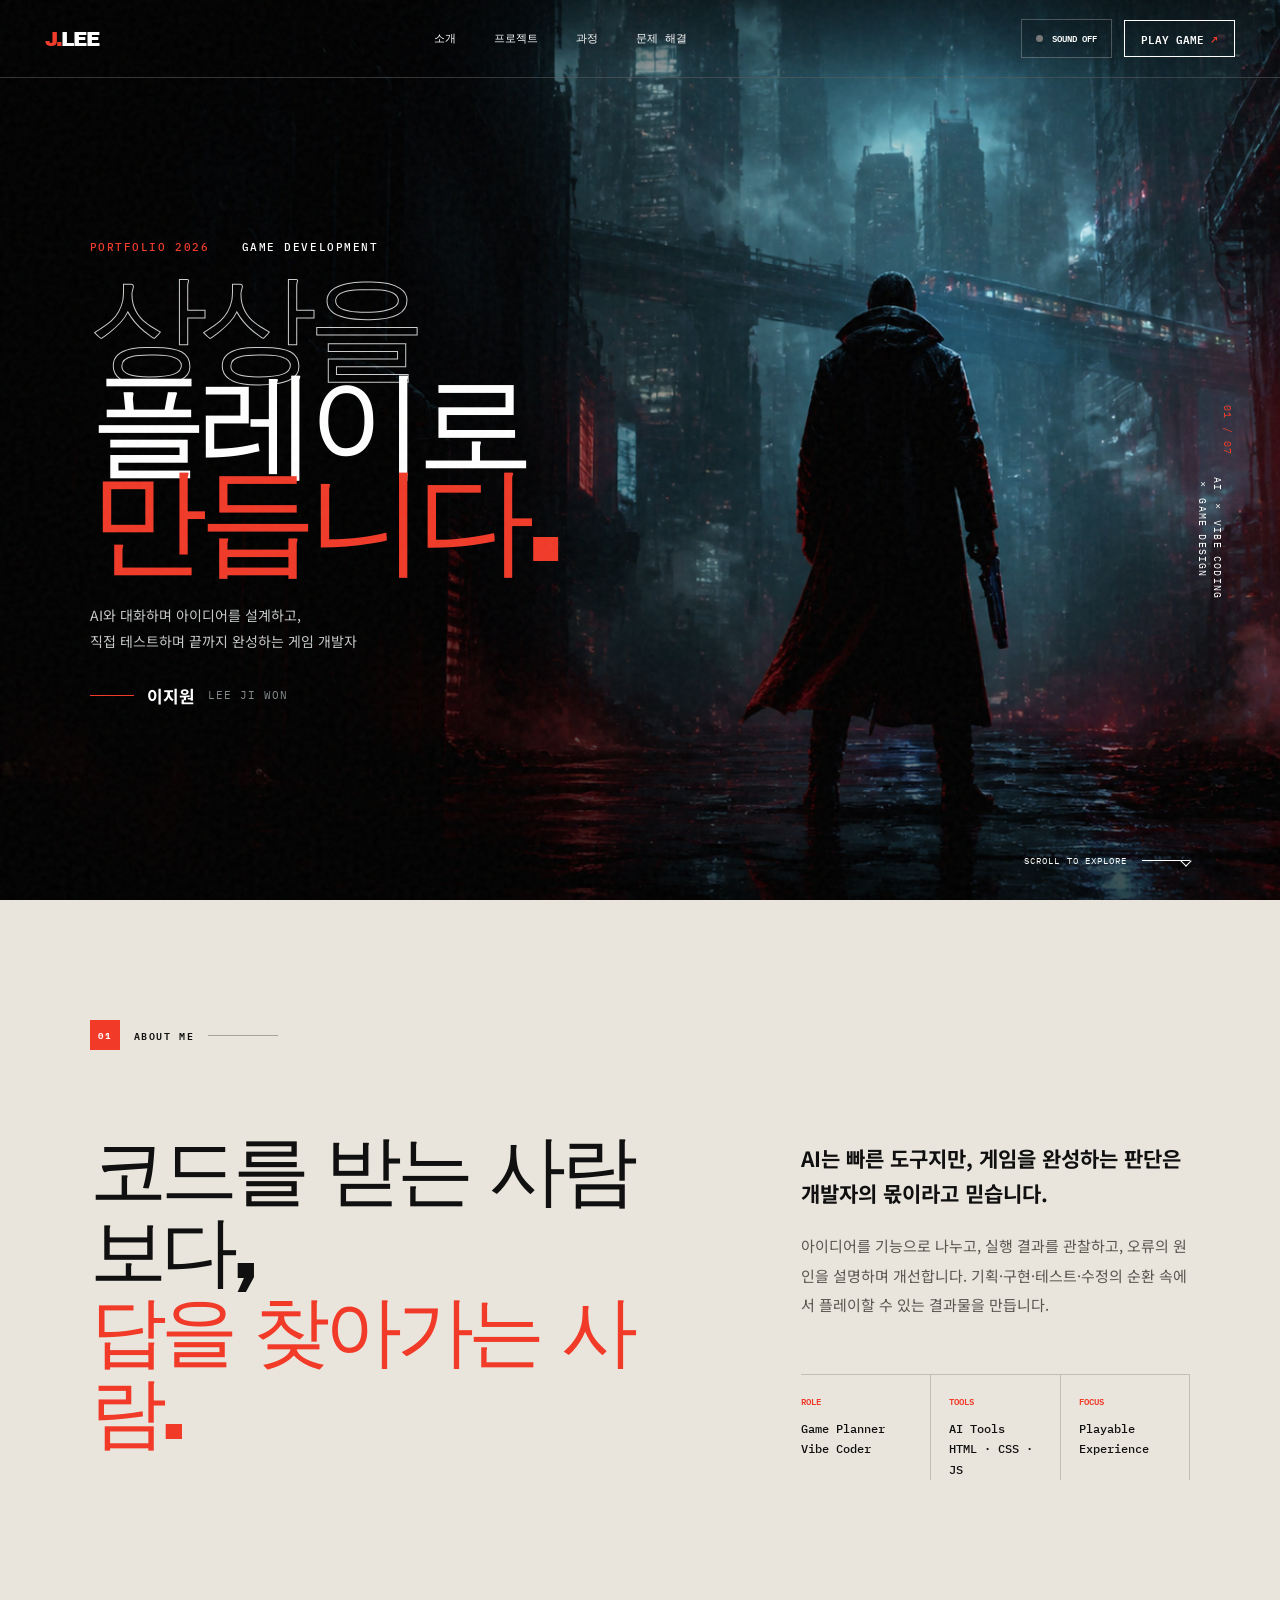
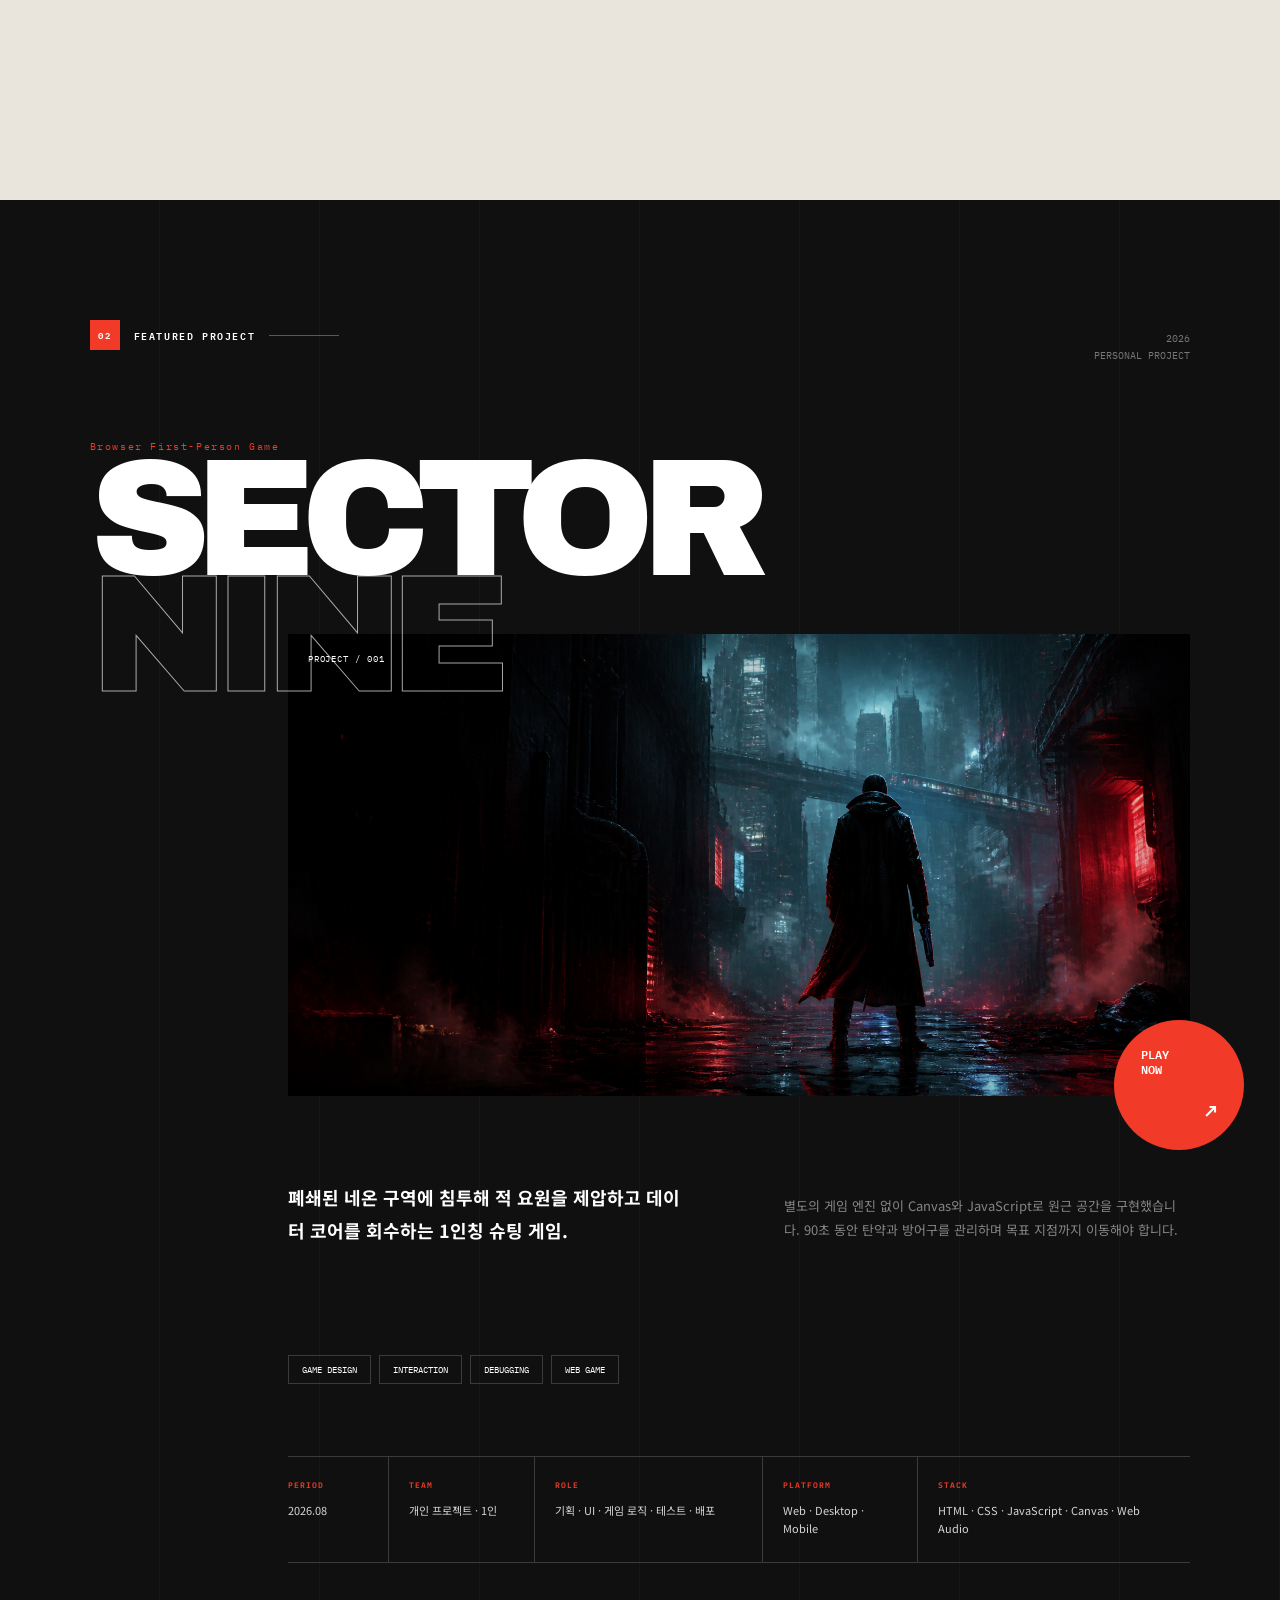
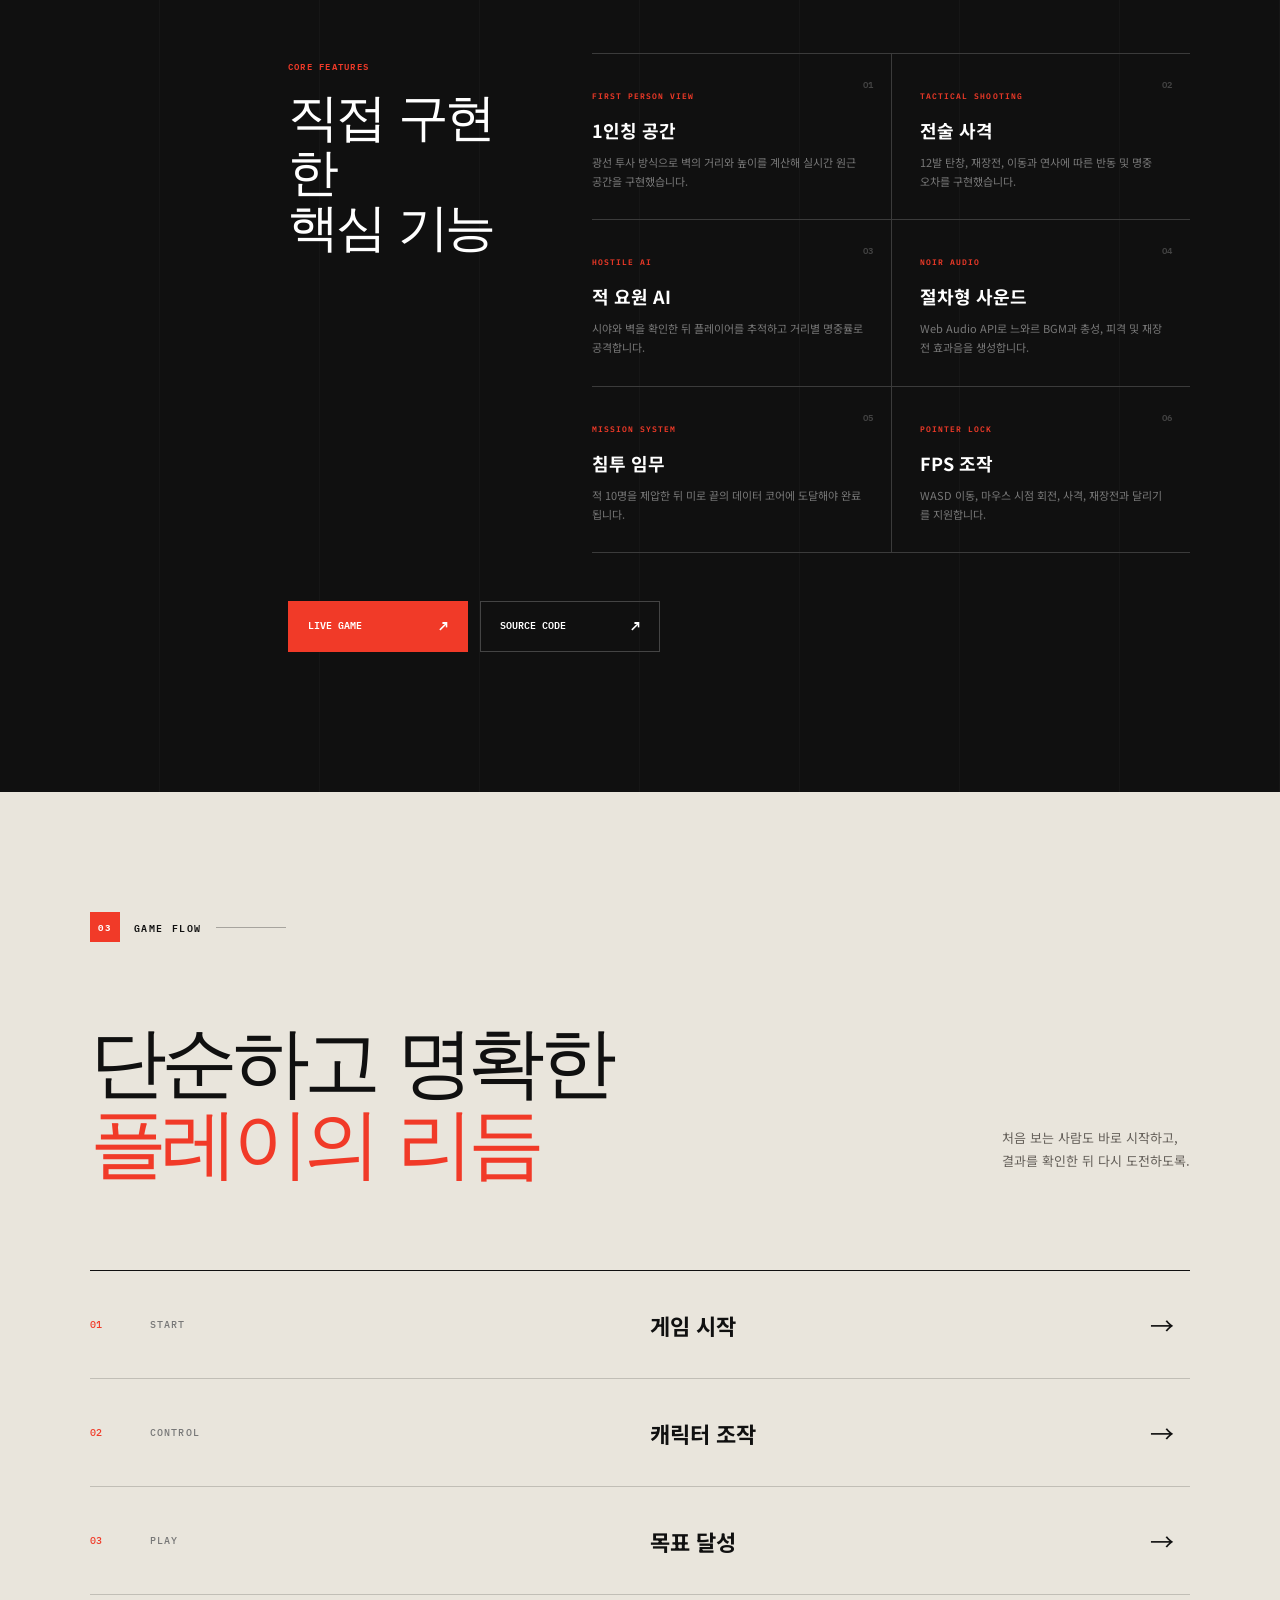
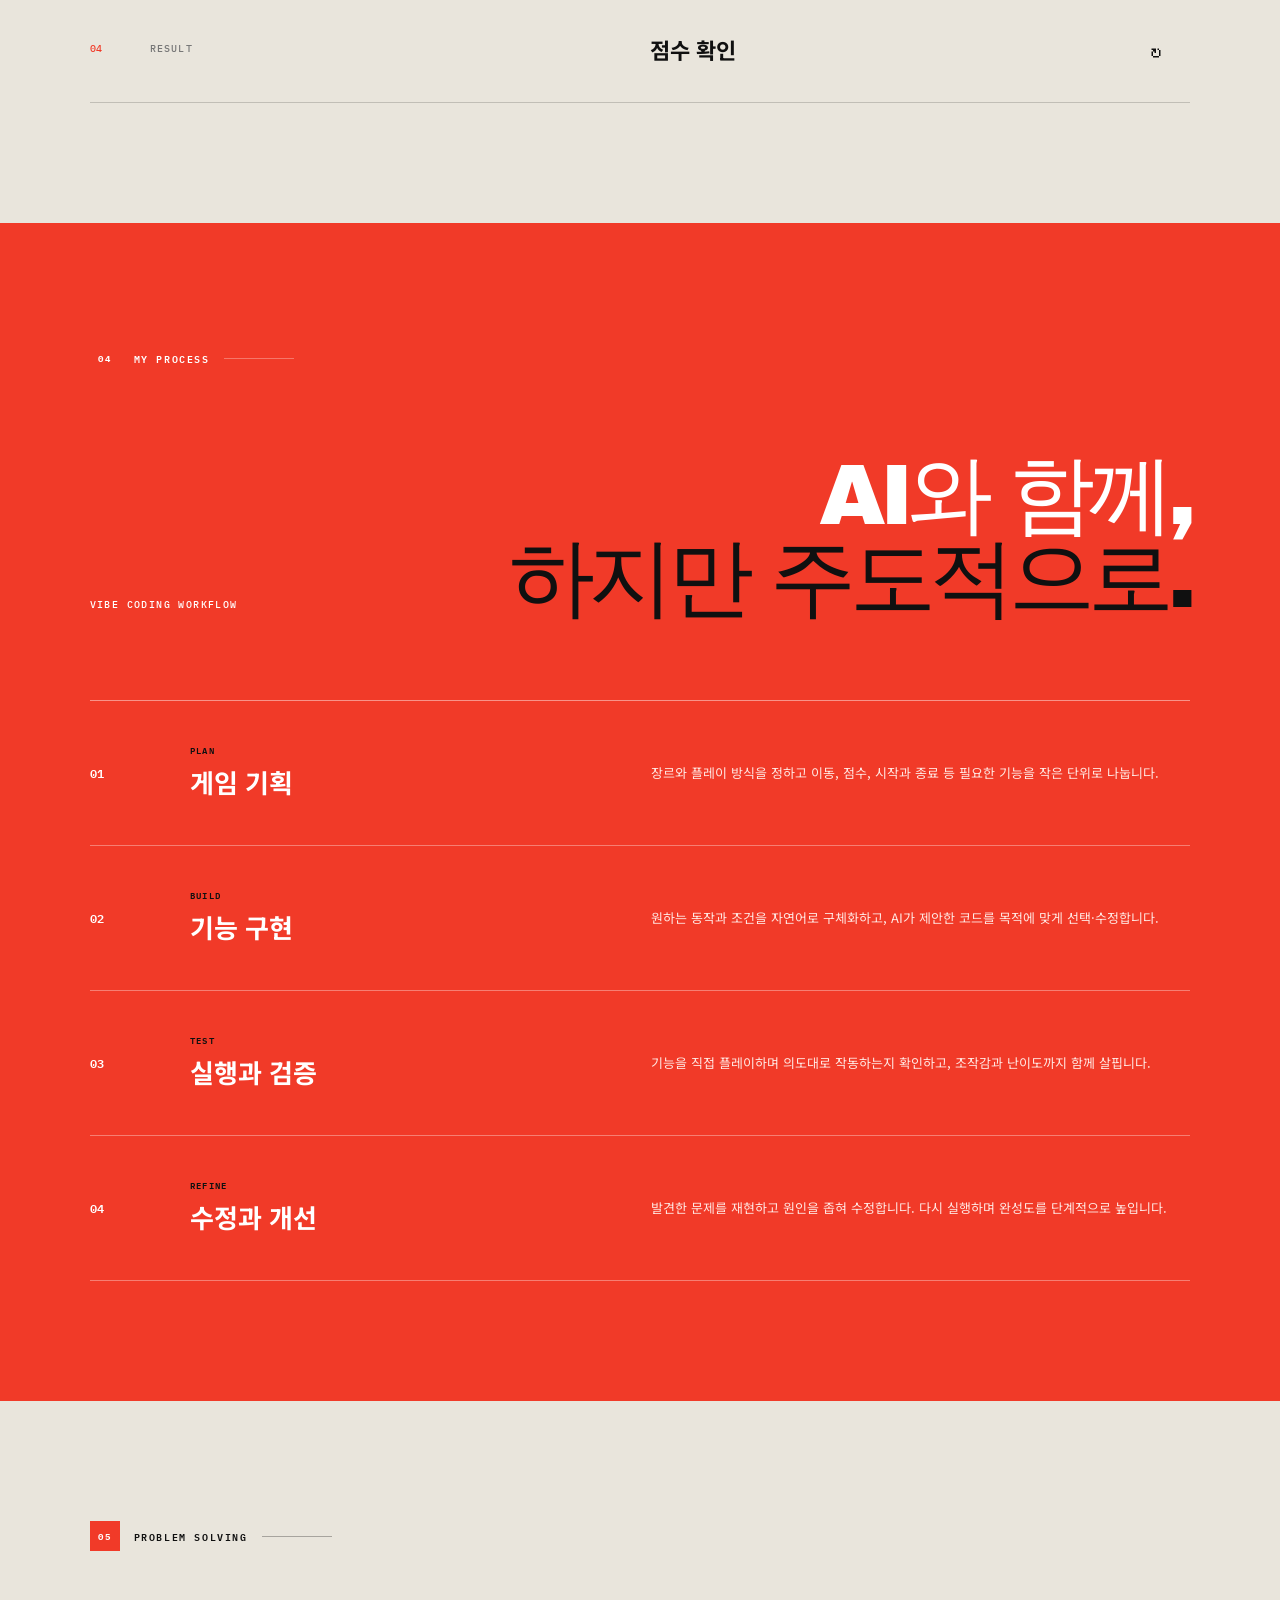
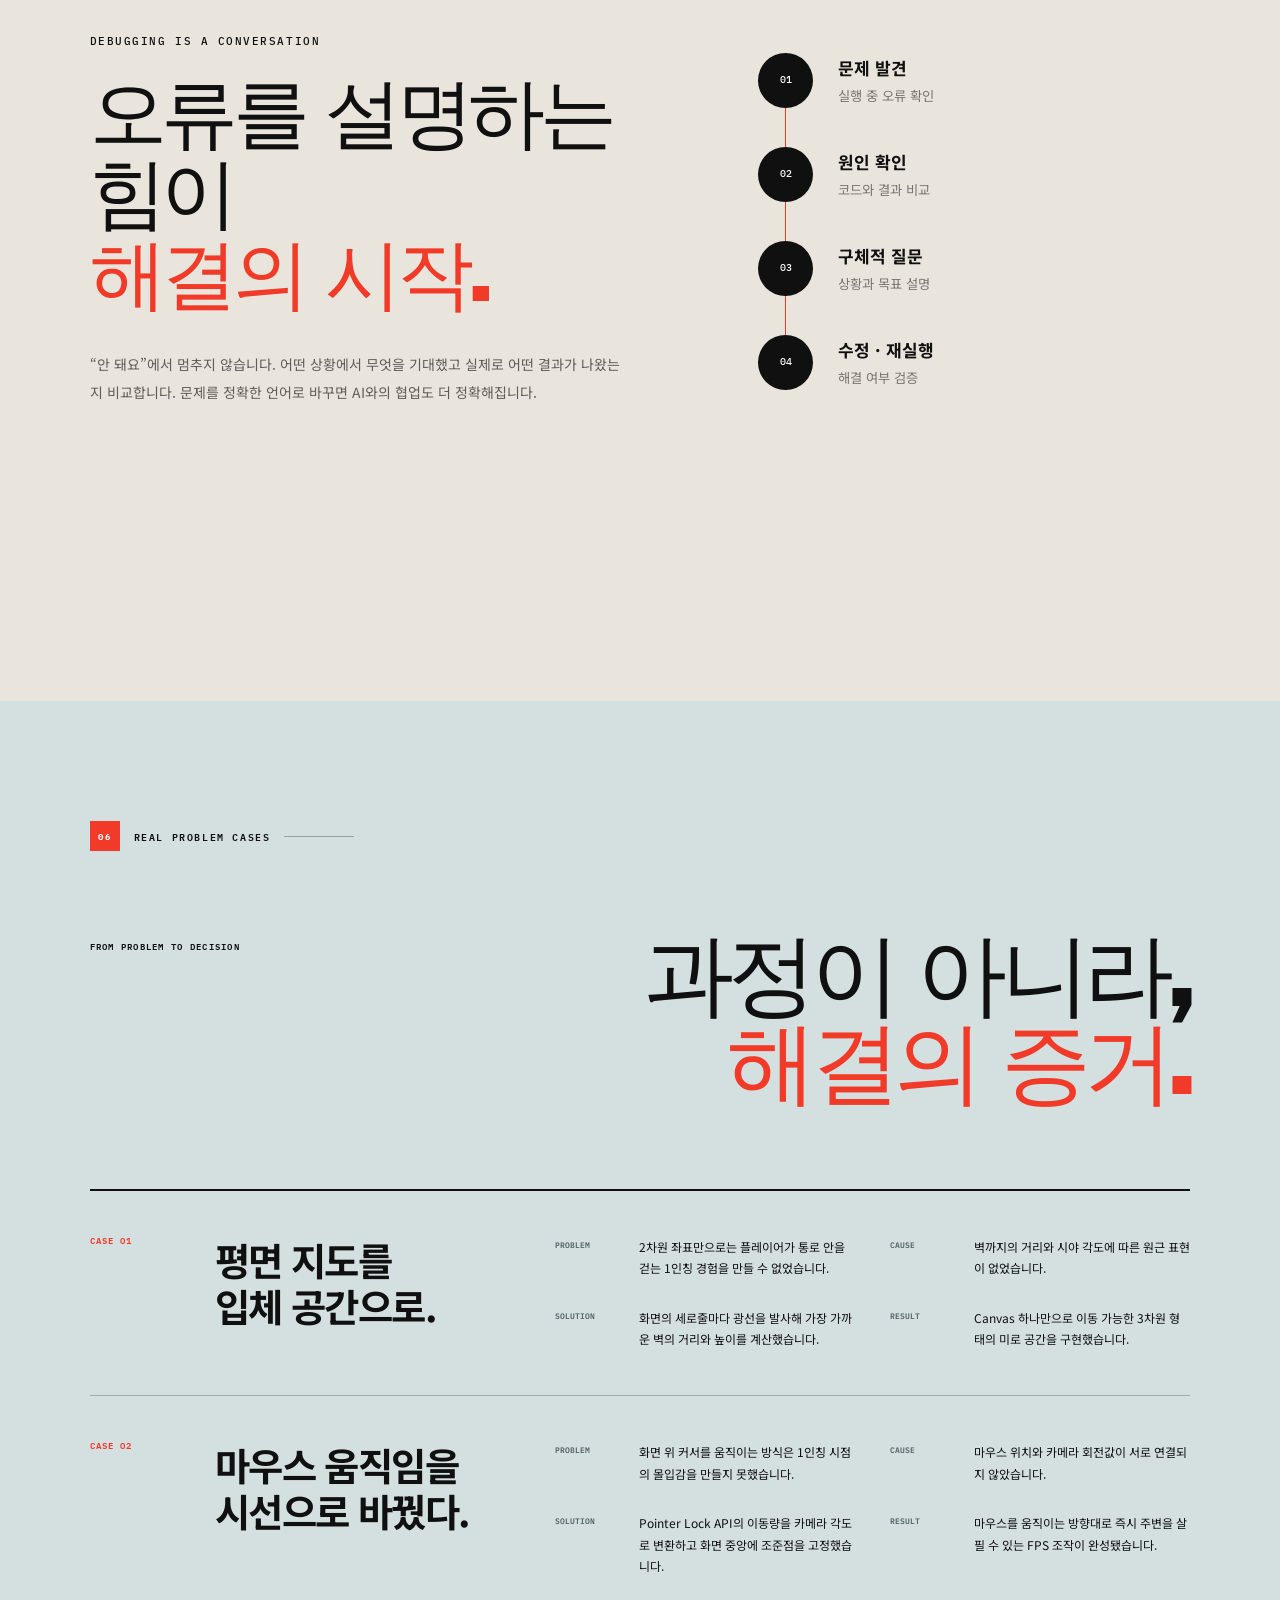
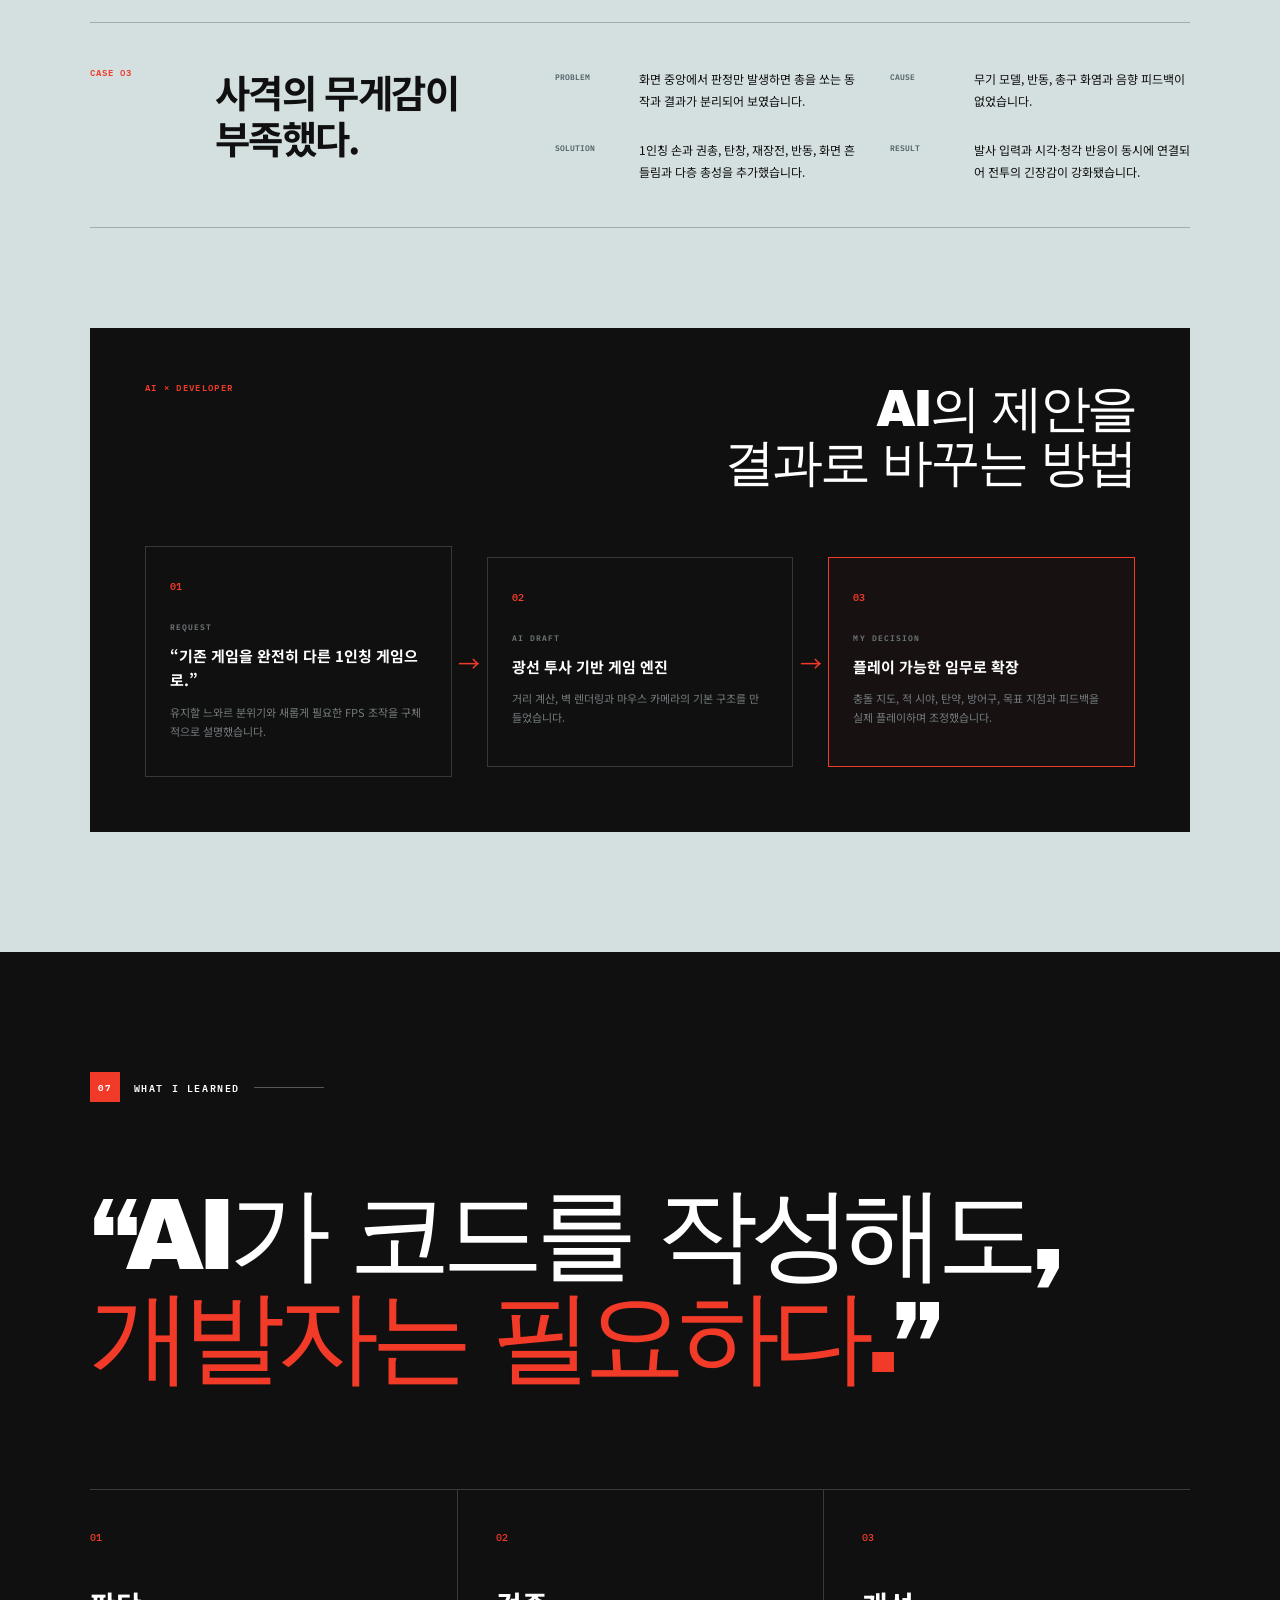
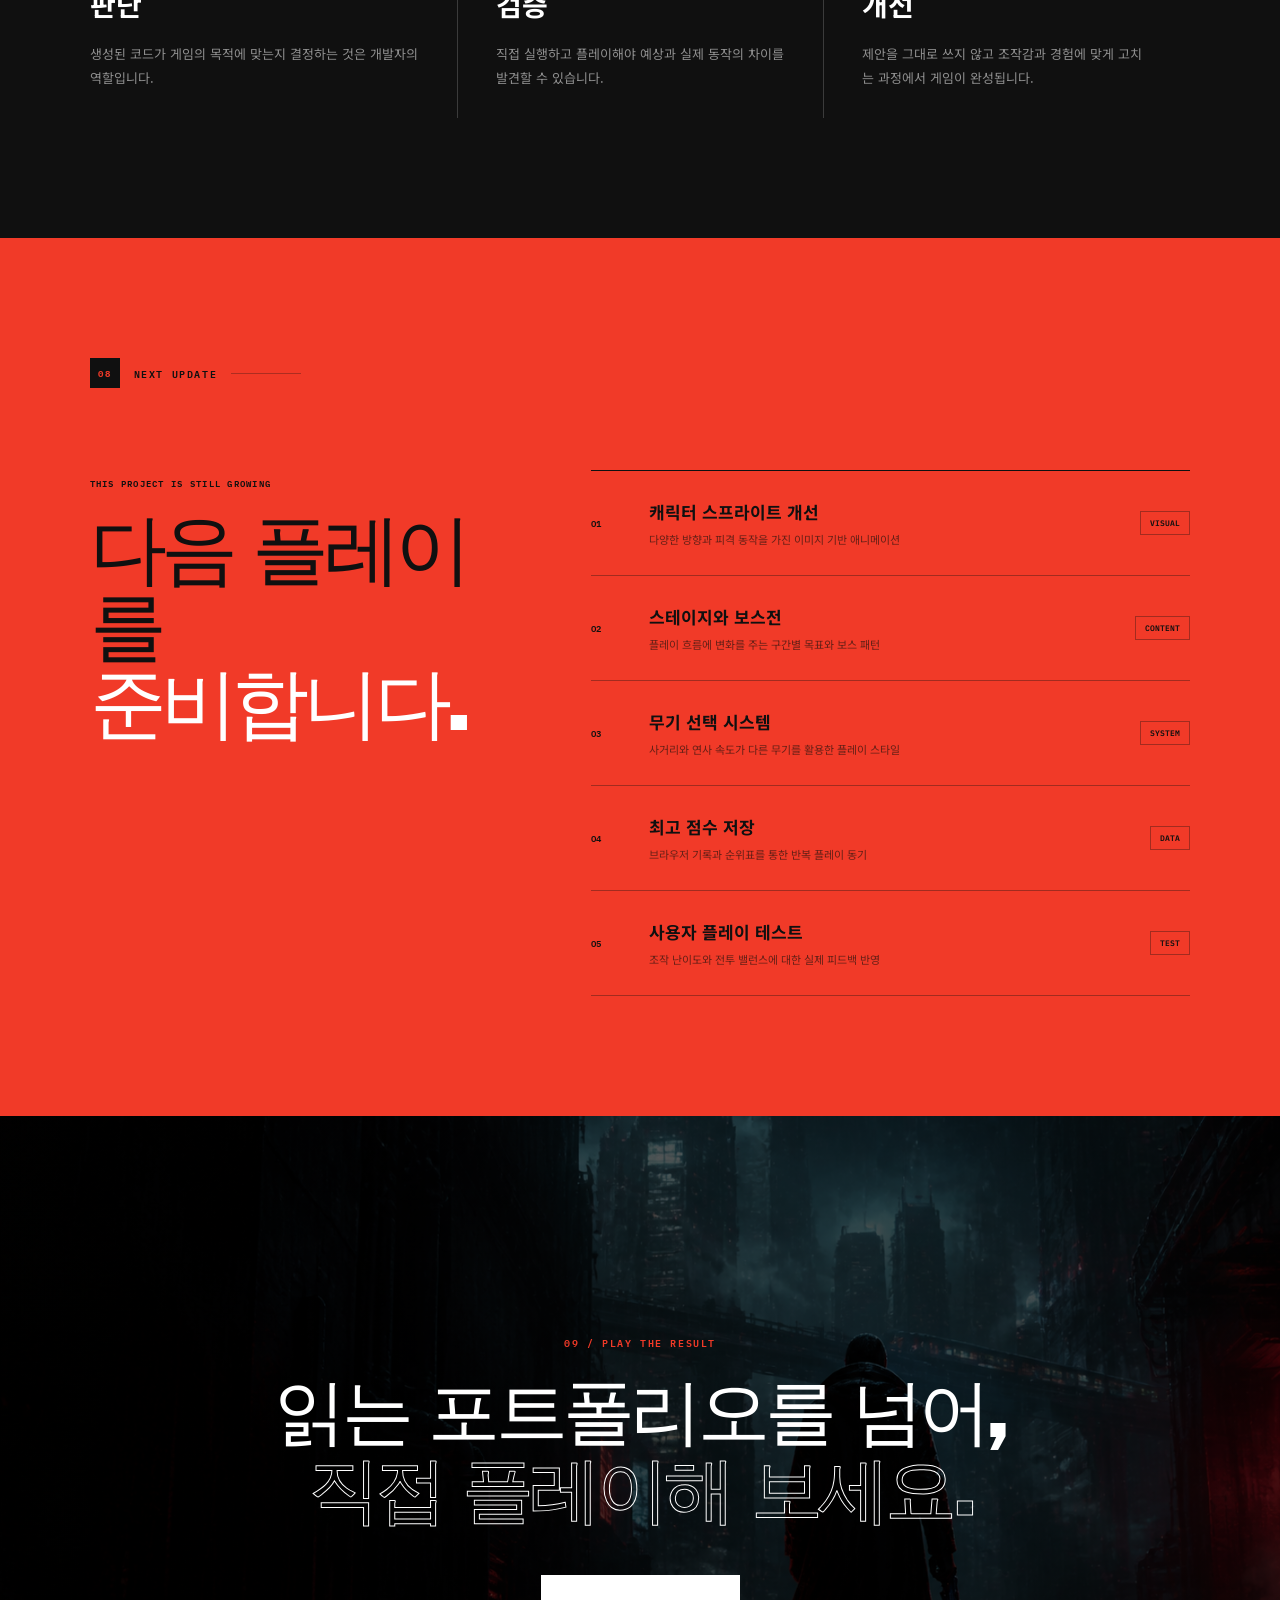
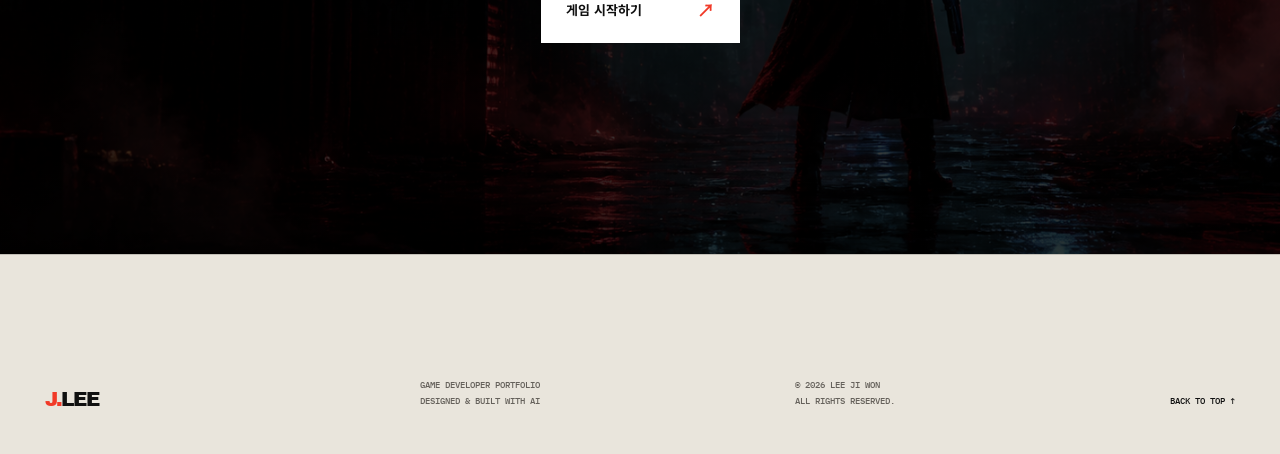
<file: deploy/index.html>
<!doctype html>
<html lang="ko">
<head>
  <meta charset="UTF-8">
  <meta name="viewport" content="width=device-width, initial-scale=1.0">
  <meta name="theme-color" content="#101010">
  <meta name="description" content="AI와 함께 게임을 기획하고 완성한 게임 개발자 이지원의 포트폴리오">
  <link rel="canonical" href="https://jiwon134.vercel.app/">

  <meta property="og:type" content="website">
  <meta property="og:locale" content="ko_KR">
  <meta property="og:site_name" content="이지원 게임 개발 포트폴리오">
  <meta property="og:title" content="이지원 — Game Developer Portfolio">
  <meta property="og:description" content="상상을 플레이로 만드는 게임 개발자 이지원의 포트폴리오. 직접 만든 브라우저 FPS를 만나보세요.">
  <meta property="og:url" content="https://jiwon134.vercel.app/">
  <meta property="og:image" content="https://jiwon134.vercel.app/assets/images/neon-requiem-hero.png">
  <meta property="og:image:secure_url" content="https://jiwon134.vercel.app/assets/images/neon-requiem-hero.png">
  <meta property="og:image:type" content="image/png">
  <meta property="og:image:width" content="1672">
  <meta property="og:image:height" content="941">
  <meta property="og:image:alt" content="비 내리는 네온 도시를 배경으로 한 이지원의 게임 개발 포트폴리오">

  <meta name="twitter:card" content="summary_large_image">
  <meta name="twitter:title" content="이지원 — Game Developer Portfolio">
  <meta name="twitter:description" content="상상을 플레이로 만드는 게임 개발자 이지원의 포트폴리오. 직접 만든 브라우저 FPS를 만나보세요.">
  <meta name="twitter:image" content="https://jiwon134.vercel.app/assets/images/neon-requiem-hero.png">
  <meta name="twitter:image:alt" content="비 내리는 네온 도시를 배경으로 한 이지원의 게임 개발 포트폴리오">
  <title>이지원 — Game Developer Portfolio</title>
  <link rel="icon" type="image/png" sizes="64x64" href="assets/images/jlee-favicon-64.png">
  <link rel="apple-touch-icon" sizes="180x180" href="assets/images/jlee-icon-180.png">
  <link rel="manifest" href="site.webmanifest">
  <link rel="stylesheet" href="assets/css/portfolio.css">
</head>
<body>
  <div class="noise" aria-hidden="true"></div>
  <header class="header">
    <a class="logo" href="#top" aria-label="이지원 포트폴리오 홈"><span>J.</span>LEE</a>
    <nav aria-label="주요 메뉴"><a href="#about">소개</a><a href="#project">프로젝트</a><a href="#process">과정</a><a href="#evidence">문제 해결</a></nav>
    <div class="header-actions"><button class="sound-toggle" id="soundToggle" type="button" aria-pressed="false"><i></i><span>SOUND OFF</span></button><a class="play-link" href="pages/game.html">PLAY GAME <span>↗</span></a></div>
  </header>
  <main>
    <section class="hero" id="top">
      <div class="hero-art" aria-hidden="true"></div><div class="hero-shade" aria-hidden="true"></div>
      <div class="hero-copy">
        <p class="overline"><span>PORTFOLIO 2026</span> GAME DEVELOPMENT</p>
        <h1><span>상상을</span><br>플레이로<br><em>만듭니다.</em></h1>
        <p class="hero-intro">AI와 대화하며 아이디어를 설계하고,<br>직접 테스트하며 끝까지 완성하는 게임 개발자</p>
        <div class="hero-name"><i></i><strong>이지원</strong><span>LEE JI WON</span></div>
      </div>
      <div class="hero-side"><span>01 / 07</span><p>AI × VIBE CODING<br>× GAME DESIGN</p></div>
      <a class="scroll" href="#about"><span>SCROLL TO EXPLORE</span><i></i></a>
    </section>

    <section class="intro section" id="about">
      <div class="section-label reveal"><b>01</b><span>ABOUT ME</span></div>
      <div class="intro-grid">
        <h2 class="reveal">코드를 받는 사람보다,<br><em>답을 찾아가는 사람.</em></h2>
        <div class="intro-body reveal">
          <p class="lead">AI는 빠른 도구지만, 게임을 완성하는 판단은 개발자의 몫이라고 믿습니다.</p>
          <p>아이디어를 기능으로 나누고, 실행 결과를 관찰하고, 오류의 원인을 설명하며 개선합니다. 기획·구현·테스트·수정의 순환 속에서 플레이할 수 있는 결과물을 만듭니다.</p>
          <dl><div><dt>ROLE</dt><dd>Game Planner<br>Vibe Coder</dd></div><div><dt>TOOLS</dt><dd>AI Tools<br>HTML · CSS · JS</dd></div><div><dt>FOCUS</dt><dd>Playable<br>Experience</dd></div></dl>
        </div>
      </div>
    </section>

    <section class="project section" id="project">
      <div class="project-head"><div class="section-label light reveal"><b>02</b><span>FEATURED PROJECT</span></div><p class="project-year reveal">2026<br>PERSONAL PROJECT</p></div>
      <div class="project-title reveal"><p>Browser First-Person Game</p><h2>SECTOR<br><span>NINE</span></h2></div>
      <div class="project-visual reveal"><img src="assets/images/neon-requiem-hero.png" alt="비 내리는 네온 도시를 바라보는 게임 주인공"><div class="visual-index">PROJECT / 001</div><a class="round-play" href="pages/game.html" aria-label="NEON REQUIEM 게임 플레이"><span>PLAY<br>NOW</span><i>↗</i></a></div>
      <div class="project-summary reveal">
        <p class="lead">폐쇄된 네온 구역에 침투해 적 요원을 제압하고 데이터 코어를 회수하는 1인칭 슈팅 게임.</p>
        <p>별도의 게임 엔진 없이 Canvas와 JavaScript로 원근 공간을 구현했습니다. 90초 동안 탄약과 방어구를 관리하며 목표 지점까지 이동해야 합니다.</p>
        <div class="tags"><span>GAME DESIGN</span><span>INTERACTION</span><span>DEBUGGING</span><span>WEB GAME</span></div>
      </div>
      <dl class="project-facts reveal" aria-label="프로젝트 정보">
        <div><dt>PERIOD</dt><dd>2026.08</dd></div>
        <div><dt>TEAM</dt><dd>개인 프로젝트 · 1인</dd></div>
        <div><dt>ROLE</dt><dd>기획 · UI · 게임 로직 · 테스트 · 배포</dd></div>
        <div><dt>PLATFORM</dt><dd>Web · Desktop · Mobile</dd></div>
        <div><dt>STACK</dt><dd>HTML · CSS · JavaScript · Canvas · Web Audio</dd></div>
      </dl>
      <div class="feature-block reveal">
        <div class="feature-intro"><p>CORE FEATURES</p><h3>직접 구현한<br>핵심 기능</h3></div>
        <div class="feature-grid">
          <article><b>01</b><span>FIRST PERSON VIEW</span><h4>1인칭 공간</h4><p>광선 투사 방식으로 벽의 거리와 높이를 계산해 실시간 원근 공간을 구현했습니다.</p></article>
          <article><b>02</b><span>TACTICAL SHOOTING</span><h4>전술 사격</h4><p>12발 탄창, 재장전, 이동과 연사에 따른 반동 및 명중 오차를 구현했습니다.</p></article>
          <article><b>03</b><span>HOSTILE AI</span><h4>적 요원 AI</h4><p>시야와 벽을 확인한 뒤 플레이어를 추적하고 거리별 명중률로 공격합니다.</p></article>
          <article><b>04</b><span>NOIR AUDIO</span><h4>절차형 사운드</h4><p>Web Audio API로 느와르 BGM과 총성, 피격 및 재장전 효과음을 생성합니다.</p></article>
          <article><b>05</b><span>MISSION SYSTEM</span><h4>침투 임무</h4><p>적 10명을 제압한 뒤 미로 끝의 데이터 코어에 도달해야 완료됩니다.</p></article>
          <article><b>06</b><span>POINTER LOCK</span><h4>FPS 조작</h4><p>WASD 이동, 마우스 시점 회전, 사격, 재장전과 달리기를 지원합니다.</p></article>
        </div>
      </div>
      <div class="project-links reveal"><a href="pages/game.html">LIVE GAME <i>↗</i></a><a href="https://github.com/jiwonlee134/jiwon-game-portfolio" target="_blank" rel="noopener">SOURCE CODE <i>↗</i></a></div>
    </section>

    <section class="flow section" aria-labelledby="flow-title">
      <div class="section-label reveal"><b>03</b><span>GAME FLOW</span></div>
      <div class="flow-heading reveal"><h2 id="flow-title">단순하고 명확한<br><em>플레이의 리듬</em></h2><p>처음 보는 사람도 바로 시작하고,<br>결과를 확인한 뒤 다시 도전하도록.</p></div>
      <ol class="flow-list"><li class="reveal"><b>01</b><span>START</span><strong>게임 시작</strong><i>→</i></li><li class="reveal"><b>02</b><span>CONTROL</span><strong>캐릭터 조작</strong><i>→</i></li><li class="reveal"><b>03</b><span>PLAY</span><strong>목표 달성</strong><i>→</i></li><li class="reveal"><b>04</b><span>RESULT</span><strong>점수 확인</strong><i>↻</i></li></ol>
    </section>

    <section class="process section" id="process">
      <div class="section-label light reveal"><b>04</b><span>MY PROCESS</span></div>
      <div class="process-heading reveal"><p>VIBE CODING WORKFLOW</p><h2>AI와 함께,<br><span>하지만 주도적으로.</span></h2></div>
      <div class="process-list">
        <article class="reveal"><b>01</b><div><p>PLAN</p><h3>게임 기획</h3></div><p>장르와 플레이 방식을 정하고 이동, 점수, 시작과 종료 등 필요한 기능을 작은 단위로 나눕니다.</p></article>
        <article class="reveal"><b>02</b><div><p>BUILD</p><h3>기능 구현</h3></div><p>원하는 동작과 조건을 자연어로 구체화하고, AI가 제안한 코드를 목적에 맞게 선택·수정합니다.</p></article>
        <article class="reveal"><b>03</b><div><p>TEST</p><h3>실행과 검증</h3></div><p>기능을 직접 플레이하며 의도대로 작동하는지 확인하고, 조작감과 난이도까지 함께 살핍니다.</p></article>
        <article class="reveal"><b>04</b><div><p>REFINE</p><h3>수정과 개선</h3></div><p>발견한 문제를 재현하고 원인을 좁혀 수정합니다. 다시 실행하며 완성도를 단계적으로 높입니다.</p></article>
      </div>
    </section>

    <section class="debug section">
      <div class="section-label reveal"><b>05</b><span>PROBLEM SOLVING</span></div>
      <div class="debug-grid"><div class="debug-copy reveal"><p class="eyebrow">DEBUGGING IS A CONVERSATION</p><h2>오류를 설명하는 힘이<br><em>해결의 시작.</em></h2><p>“안 돼요”에서 멈추지 않습니다. 어떤 상황에서 무엇을 기대했고 실제로 어떤 결과가 나왔는지 비교합니다. 문제를 정확한 언어로 바꾸면 AI와의 협업도 더 정확해집니다.</p></div>
      <ol class="debug-loop reveal"><li><b>01</b><span>문제 발견</span><small>실행 중 오류 확인</small></li><li><b>02</b><span>원인 확인</span><small>코드와 결과 비교</small></li><li><b>03</b><span>구체적 질문</span><small>상황과 목표 설명</small></li><li><b>04</b><span>수정 · 재실행</span><small>해결 여부 검증</small></li></ol></div>
    </section>

    <section class="evidence section" id="evidence">
      <div class="section-label reveal"><b>06</b><span>REAL PROBLEM CASES</span></div>
      <div class="evidence-head reveal">
        <p>FROM PROBLEM TO DECISION</p>
        <h2>과정이 아니라,<br><em>해결의 증거.</em></h2>
      </div>
      <div class="case-list">
        <article class="case reveal">
          <div class="case-no">CASE 01</div><h3>평면 지도를<br>입체 공간으로.</h3>
          <dl><div><dt>PROBLEM</dt><dd>2차원 좌표만으로는 플레이어가 통로 안을 걷는 1인칭 경험을 만들 수 없었습니다.</dd></div><div><dt>CAUSE</dt><dd>벽까지의 거리와 시야 각도에 따른 원근 표현이 없었습니다.</dd></div><div><dt>SOLUTION</dt><dd>화면의 세로줄마다 광선을 발사해 가장 가까운 벽의 거리와 높이를 계산했습니다.</dd></div><div><dt>RESULT</dt><dd>Canvas 하나만으로 이동 가능한 3차원 형태의 미로 공간을 구현했습니다.</dd></div></dl>
        </article>
        <article class="case reveal">
          <div class="case-no">CASE 02</div><h3>마우스 움직임을<br>시선으로 바꿨다.</h3>
          <dl><div><dt>PROBLEM</dt><dd>화면 위 커서를 움직이는 방식은 1인칭 시점의 몰입감을 만들지 못했습니다.</dd></div><div><dt>CAUSE</dt><dd>마우스 위치와 카메라 회전값이 서로 연결되지 않았습니다.</dd></div><div><dt>SOLUTION</dt><dd>Pointer Lock API의 이동량을 카메라 각도로 변환하고 화면 중앙에 조준점을 고정했습니다.</dd></div><div><dt>RESULT</dt><dd>마우스를 움직이는 방향대로 즉시 주변을 살필 수 있는 FPS 조작이 완성됐습니다.</dd></div></dl>
        </article>
        <article class="case reveal">
          <div class="case-no">CASE 03</div><h3>사격의 무게감이<br>부족했다.</h3>
          <dl><div><dt>PROBLEM</dt><dd>화면 중앙에서 판정만 발생하면 총을 쏘는 동작과 결과가 분리되어 보였습니다.</dd></div><div><dt>CAUSE</dt><dd>무기 모델, 반동, 총구 화염과 음향 피드백이 없었습니다.</dd></div><div><dt>SOLUTION</dt><dd>1인칭 손과 권총, 탄창, 재장전, 반동, 화면 흔들림과 다층 총성을 추가했습니다.</dd></div><div><dt>RESULT</dt><dd>발사 입력과 시각·청각 반응이 동시에 연결되어 전투의 긴장감이 강화됐습니다.</dd></div></dl>
        </article>
      </div>
      <div class="ai-comparison reveal">
        <div class="ai-title"><span>AI × DEVELOPER</span><h3>AI의 제안을<br>결과로 바꾸는 방법</h3></div>
        <div class="compare-flow"><div><b>01</b><small>REQUEST</small><strong>“기존 게임을 완전히 다른 1인칭 게임으로.”</strong><p>유지할 느와르 분위기와 새롭게 필요한 FPS 조작을 구체적으로 설명했습니다.</p></div><i>→</i><div><b>02</b><small>AI DRAFT</small><strong>광선 투사 기반 게임 엔진</strong><p>거리 계산, 벽 렌더링과 마우스 카메라의 기본 구조를 만들었습니다.</p></div><i>→</i><div class="decision"><b>03</b><small>MY DECISION</small><strong>플레이 가능한 임무로 확장</strong><p>충돌 지도, 적 시야, 탄약, 방어구, 목표 지점과 피드백을 실제 플레이하며 조정했습니다.</p></div></div>
      </div>
    </section>

    <section class="learned section" id="learned">
      <div class="section-label light reveal"><b>07</b><span>WHAT I LEARNED</span></div>
      <blockquote class="reveal">“AI가 코드를 작성해도,<br><em>개발자는 필요하다.</em>”</blockquote>
      <div class="lessons"><article class="reveal"><b>01</b><h3>판단</h3><p>생성된 코드가 게임의 목적에 맞는지 결정하는 것은 개발자의 역할입니다.</p></article><article class="reveal"><b>02</b><h3>검증</h3><p>직접 실행하고 플레이해야 예상과 실제 동작의 차이를 발견할 수 있습니다.</p></article><article class="reveal"><b>03</b><h3>개선</h3><p>제안을 그대로 쓰지 않고 조작감과 경험에 맞게 고치는 과정에서 게임이 완성됩니다.</p></article></div>
    </section>

    <section class="roadmap section" id="roadmap">
      <div class="section-label reveal"><b>08</b><span>NEXT UPDATE</span></div>
      <div class="roadmap-grid">
        <div class="roadmap-heading reveal"><p>THIS PROJECT IS STILL GROWING</p><h2>다음 플레이를<br><em>준비합니다.</em></h2></div>
        <ol class="roadmap-list">
          <li class="reveal"><b>01</b><div><strong>캐릭터 스프라이트 개선</strong><span>다양한 방향과 피격 동작을 가진 이미지 기반 애니메이션</span></div><em>VISUAL</em></li>
          <li class="reveal"><b>02</b><div><strong>스테이지와 보스전</strong><span>플레이 흐름에 변화를 주는 구간별 목표와 보스 패턴</span></div><em>CONTENT</em></li>
          <li class="reveal"><b>03</b><div><strong>무기 선택 시스템</strong><span>사거리와 연사 속도가 다른 무기를 활용한 플레이 스타일</span></div><em>SYSTEM</em></li>
          <li class="reveal"><b>04</b><div><strong>최고 점수 저장</strong><span>브라우저 기록과 순위표를 통한 반복 플레이 동기</span></div><em>DATA</em></li>
          <li class="reveal"><b>05</b><div><strong>사용자 플레이 테스트</strong><span>조작 난이도와 전투 밸런스에 대한 실제 피드백 반영</span></div><em>TEST</em></li>
        </ol>
      </div>
    </section>

    <section class="cta"><div class="cta-art" aria-hidden="true"></div><div class="cta-inner reveal"><p>09 / PLAY THE RESULT</p><h2>읽는 포트폴리오를 넘어,<br><span>직접 플레이해 보세요.</span></h2><a href="pages/game.html">게임 시작하기 <i>↗</i></a></div></section>
  </main>
  <footer><a class="logo" href="#top"><span>J.</span>LEE</a><p>GAME DEVELOPER PORTFOLIO<br>DESIGNED &amp; BUILT WITH AI</p><p>© 2026 LEE JI WON<br>ALL RIGHTS RESERVED.</p><a class="to-top" href="#top">BACK TO TOP ↑</a></footer>
  <script src="assets/js/portfolio.js"></script>
</body>
</html>
</file>
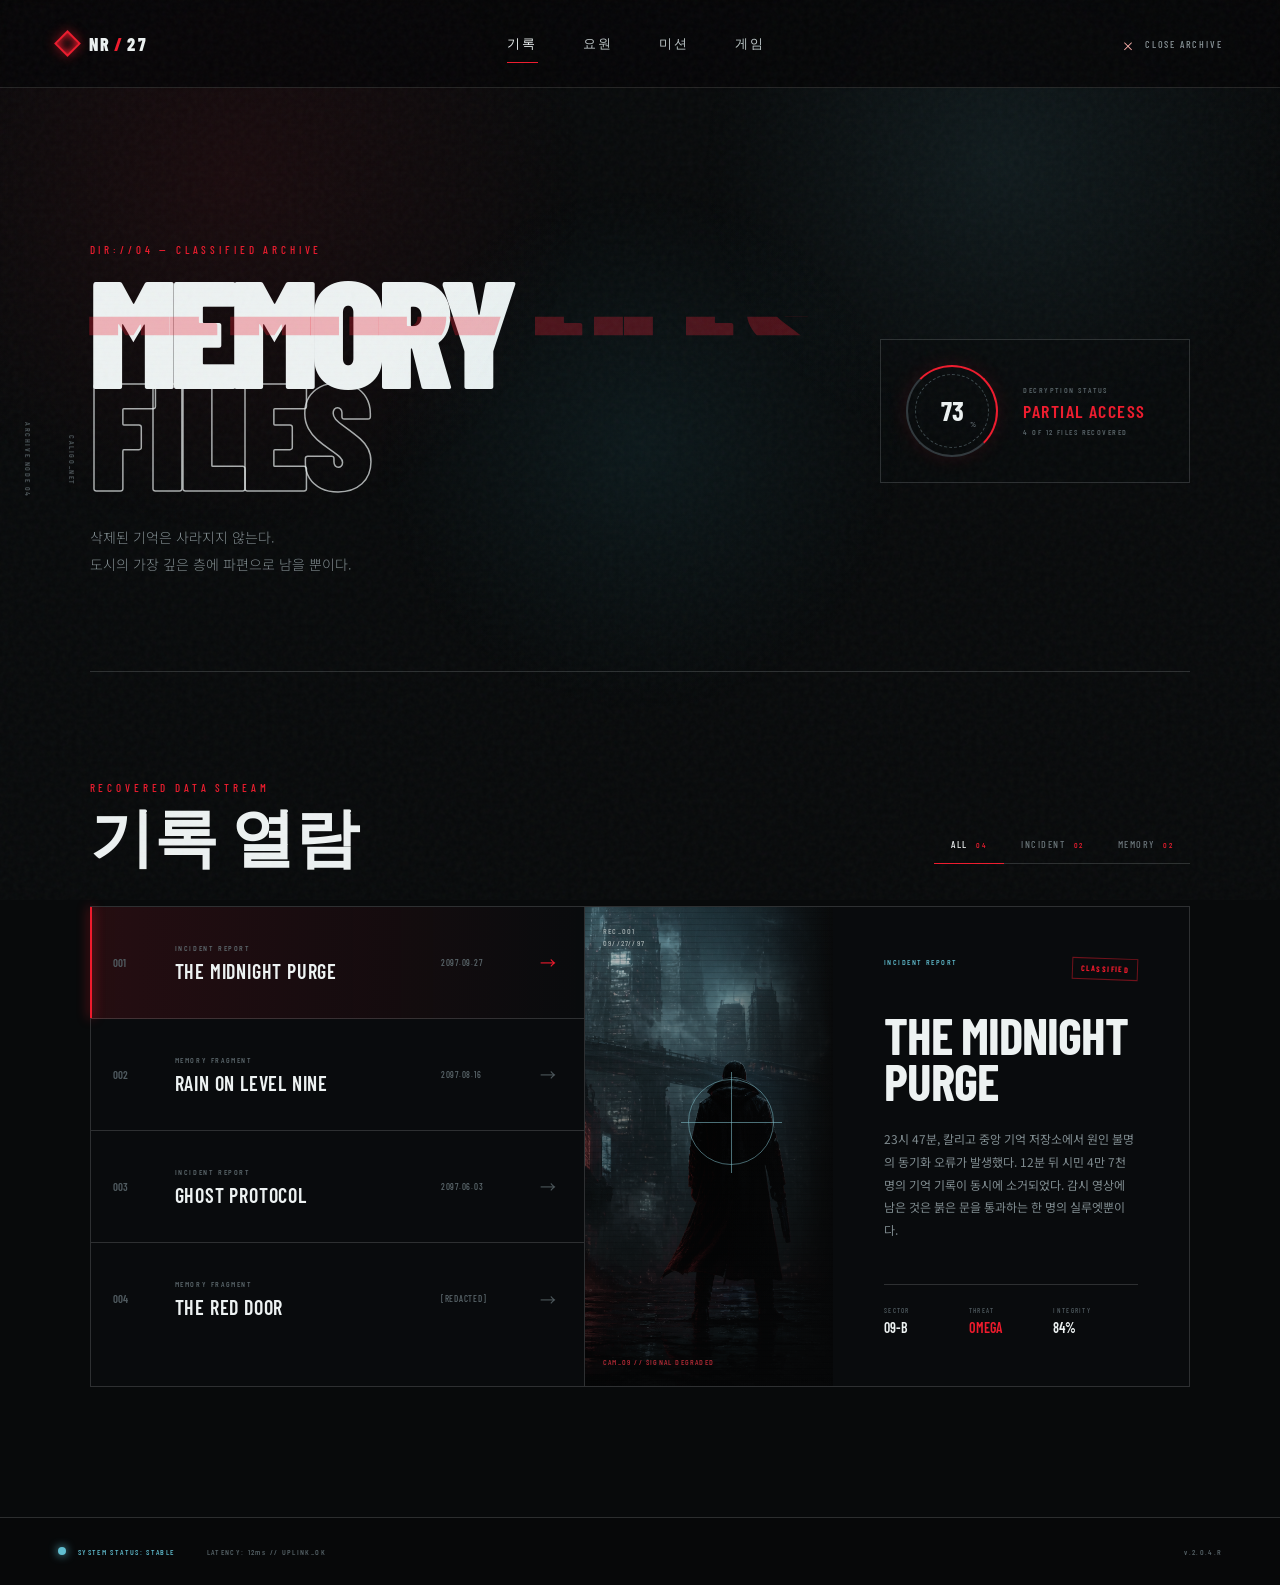
<file: deploy/pages/archive.html>
<!doctype html>
<html lang="ko">
<head>
  <meta charset="UTF-8">
  <meta name="viewport" content="width=device-width, initial-scale=1.0">
  <meta name="theme-color" content="#050607">
  <meta name="description" content="NEON REQUIEM 기밀 기록 보관소">
  <title>ARCHIVE // NEON REQUIEM</title>
  <link rel="icon" type="image/png" sizes="64x64" href="../assets/images/jlee-favicon-64.png">
  <link rel="apple-touch-icon" sizes="180x180" href="../assets/images/jlee-icon-180.png">
  <link rel="stylesheet" href="../assets/css/style.css">
  <link rel="stylesheet" href="../assets/css/archive.css">
</head>
<body class="archive-page">
  <div class="noise" aria-hidden="true"></div>
  <div class="archive-scanlines" aria-hidden="true"></div>
  <div class="cursor-glow" aria-hidden="true"></div>

  <header class="site-header archive-header">
    <a class="brand" href="../index.html" aria-label="Neon Requiem 홈으로">
      <span class="brand-mark"></span>
      <span>NR<span class="brand-slash">/</span>27</span>
    </a>
    <nav aria-label="메인 메뉴">
      <a class="active" href="archive.html" aria-current="page">기록</a>
      <a href="operative.html">요원</a>
      <a href="../index.html#mission">미션</a>
      <a href="game.html">게임</a>
    </nav>
    <a class="archive-exit" href="../index.html"><span>×</span> Close archive</a>
  </header>

  <main class="archive-main">
    <aside class="archive-rail" aria-label="시스템 상태">
      <span>CALIGO_NET</span>
      <i></i>
      <span>ARCHIVE NODE 04</span>
    </aside>

    <section class="archive-intro">
      <div class="archive-intro-copy">
        <p class="kicker">DIR://04 — CLASSIFIED ARCHIVE</p>
        <h1 class="archive-title" data-text="MEMORY FILES">MEMORY<br><span>FILES</span></h1>
        <p class="archive-lead">삭제된 기억은 사라지지 않는다.<br>도시의 가장 깊은 층에 파편으로 남을 뿐이다.</p>
      </div>
      <div class="archive-status">
        <div class="status-ring"><span>73</span><small>%</small></div>
        <div><small>DECRYPTION STATUS</small><strong>PARTIAL ACCESS</strong><em>4 OF 12 FILES RECOVERED</em></div>
      </div>
    </section>

    <section class="archive-browser" aria-labelledby="archive-list-title">
      <div class="browser-head">
        <div>
          <p class="kicker">RECOVERED DATA STREAM</p>
          <h2 id="archive-list-title">기록 열람</h2>
        </div>
        <div class="archive-filters" role="group" aria-label="기록 필터">
          <button class="active" type="button" data-filter="all">All <span>04</span></button>
          <button type="button" data-filter="incident">Incident <span>02</span></button>
          <button type="button" data-filter="memory">Memory <span>02</span></button>
        </div>
      </div>

      <div class="archive-layout">
        <div class="archive-list">
          <button class="archive-item active" type="button" data-category="incident" data-record="0">
            <span class="file-number">001</span>
            <span class="file-main"><small>INCIDENT REPORT</small><strong>THE MIDNIGHT PURGE</strong></span>
            <span class="file-date">2097.09.27</span>
            <i>→</i>
          </button>
          <button class="archive-item" type="button" data-category="memory" data-record="1">
            <span class="file-number">002</span>
            <span class="file-main"><small>MEMORY FRAGMENT</small><strong>RAIN ON LEVEL NINE</strong></span>
            <span class="file-date">2097.08.16</span>
            <i>→</i>
          </button>
          <button class="archive-item" type="button" data-category="incident" data-record="2">
            <span class="file-number">003</span>
            <span class="file-main"><small>INCIDENT REPORT</small><strong>GHOST PROTOCOL</strong></span>
            <span class="file-date">2097.06.03</span>
            <i>→</i>
          </button>
          <button class="archive-item" type="button" data-category="memory" data-record="3">
            <span class="file-number">004</span>
            <span class="file-main"><small>MEMORY FRAGMENT</small><strong>THE RED DOOR</strong></span>
            <span class="file-date">[REDACTED]</span>
            <i>→</i>
          </button>
        </div>

        <article class="record-view" aria-live="polite">
          <div class="record-visual">
            <div class="record-code">REC_001<br>09//27//97</div>
            <span class="record-target" aria-hidden="true"></span>
            <div class="record-caption">CAM_09 // SIGNAL DEGRADED</div>
          </div>
          <div class="record-content">
            <div class="record-meta"><span id="recordType">INCIDENT REPORT</span><b>CLASSIFIED</b></div>
            <h3 id="recordTitle">THE MIDNIGHT PURGE</h3>
            <p id="recordText">23시 47분, 칼리고 중앙 기억 저장소에서 원인 불명의 동기화 오류가 발생했다. 12분 뒤 시민 4만 7천 명의 기억 기록이 동시에 소거되었다. 감시 영상에 남은 것은 붉은 문을 통과하는 한 명의 실루엣뿐이다.</p>
            <div class="record-coordinates">
              <span><small>SECTOR</small><strong>09-B</strong></span>
              <span><small>THREAT</small><strong class="red">OMEGA</strong></span>
              <span><small>INTEGRITY</small><strong id="recordIntegrity">84%</strong></span>
            </div>
          </div>
        </article>
      </div>
    </section>
  </main>

  <footer class="archive-footer">
    <span><i></i> SYSTEM STATUS: STABLE</span>
    <span>LATENCY: 12ms // UPLINK_OK</span>
    <span>v.2.0.4.R</span>
  </footer>

  <script src="../assets/js/archive.js"></script>
</body>
</html>
</file>
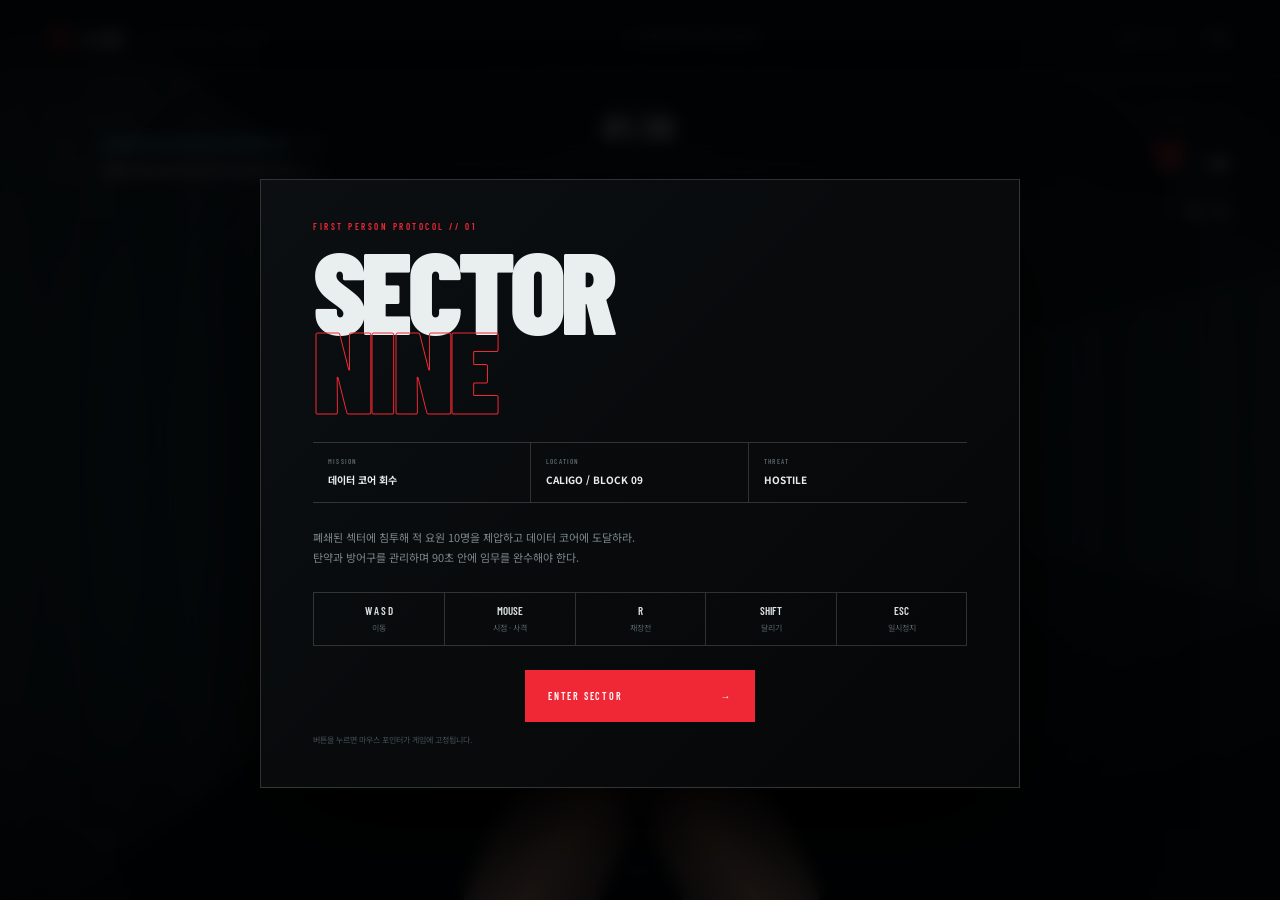
<file: deploy/pages/game.html>
<!doctype html>
<html lang="ko">
<head>
  <meta charset="UTF-8"><meta name="viewport" content="width=device-width,initial-scale=1,maximum-scale=1,user-scalable=no">
  <meta name="theme-color" content="#040607"><meta name="description" content="SECTOR NINE: BREACH — 브라우저 1인칭 느와르 슈팅 게임">
  <title>SECTOR NINE: BREACH // 이지원 포트폴리오</title>
  <link rel="icon" type="image/png" sizes="64x64" href="../assets/images/jlee-favicon-64.png">
  <link rel="apple-touch-icon" sizes="180x180" href="../assets/images/jlee-icon-180.png">
  <link rel="manifest" href="../site.webmanifest">
  <link rel="stylesheet" href="../assets/css/game.css">
</head>
<body>
  <canvas id="game" aria-label="SECTOR NINE 1인칭 슈팅 게임"></canvas>
  <div class="grain" aria-hidden="true"></div><div class="vignette" aria-hidden="true"></div><div class="damage" id="damage" aria-hidden="true"></div>

  <header class="topbar">
    <a class="brand" href="../index.html"><i></i><b>J.LEE</b><span>SECTOR NINE // BREACH</span></a>
    <div class="mission-state"><span id="stateDot"></span><b id="stateLabel">AWAITING DEPLOYMENT</b></div>
    <div class="top-actions"><button id="audio" type="button" aria-pressed="false">AUDIO // OFF</button><a href="../index.html">× EXIT</a></div>
  </header>

  <section class="hud" aria-label="플레이 상태">
    <div class="hud-left">
      <small>OPERATIVE // J-01</small>
      <div class="bar"><span>VITAL</span><i><b id="healthBar"></b></i><strong id="health">100</strong></div>
      <div class="bar armor"><span>ARMOR</span><i><b id="armorBar"></b></i><strong id="armor">50</strong></div>
    </div>
    <div class="hud-center"><small>MISSION TIME</small><b id="timer">01:30</b><span id="objective">REACH THE DATA CORE</span></div>
    <div class="hud-right"><small>SIDEARM // K-12</small><strong><b id="ammo">12</b><i>/</i><span id="reserve">60</span></strong><em id="reloadState">SEMI AUTO</em></div>
    <div class="score"><span>HOSTILES</span><b id="kills">00 / 10</b></div>
    <div class="compass"><i></i><span id="compass">N 000°</span><i></i></div>
  </section>

  <div class="crosshair" id="crosshair"><i></i><i></i><span></span></div>
  <div class="hitmarker" id="hitmarker">×</div>
  <div class="weapon" id="weapon" aria-hidden="true"><div class="hand hand-left"></div><div class="hand hand-right"></div><div class="pistol"><i></i><b></b><span></span></div><div class="muzzle"></div></div>

  <section class="overlay visible" id="startScreen">
    <div class="briefing">
      <p>FIRST PERSON PROTOCOL // 01</p><h1>SECTOR<br><span>NINE</span></h1>
      <div class="brief-grid"><div><small>MISSION</small><b>데이터 코어 회수</b></div><div><small>LOCATION</small><b>CALIGO / BLOCK 09</b></div><div><small>THREAT</small><b>HOSTILE</b></div></div>
      <p class="intro">폐쇄된 섹터에 침투해 적 요원 10명을 제압하고 데이터 코어에 도달하라.<br>탄약과 방어구를 관리하며 90초 안에 임무를 완수해야 한다.</p>
      <div class="controls"><span><b>W A S D</b>이동</span><span><b>MOUSE</b>시점 · 사격</span><span><b>R</b>재장전</span><span><b>SHIFT</b>달리기</span><span><b>ESC</b>일시정지</span></div>
      <button id="start" type="button">ENTER SECTOR <i>→</i></button><small class="notice">버튼을 누르면 마우스 포인터가 게임에 고정됩니다.</small>
    </div>
  </section>

  <section class="overlay" id="pauseScreen"><div class="dialog"><p>SYSTEM INTERRUPT</p><h2>PAUSED</h2><button id="resume" type="button">RESUME <i>→</i></button><a href="../index.html">ABORT MISSION</a></div></section>
  <section class="overlay" id="resultScreen"><div class="dialog result"><p id="resultLabel">MISSION COMPLETE</p><h2 id="resultTitle">CORE<br><span>SECURED</span></h2><div class="results"><div><small>HOSTILES</small><b id="finalKills">10</b></div><div><small>ACCURACY</small><b id="accuracy">00%</b></div><div><small>TIME</small><b id="finalTime">00:00</b></div></div><button id="restart" type="button">REDEPLOY <i>↻</i></button><a href="../index.html">RETURN TO PORTFOLIO</a></div></section>

  <div class="mobile-look" id="lookZone"></div>
  <div class="mobile-pad" id="movePad"><i id="moveStick"></i></div>
  <button class="mobile-fire" id="mobileFire" type="button">FIRE</button><button class="mobile-reload" id="mobileReload" type="button">R</button>
  <script src="../assets/js/game.js"></script>
</body>
</html>
</file>
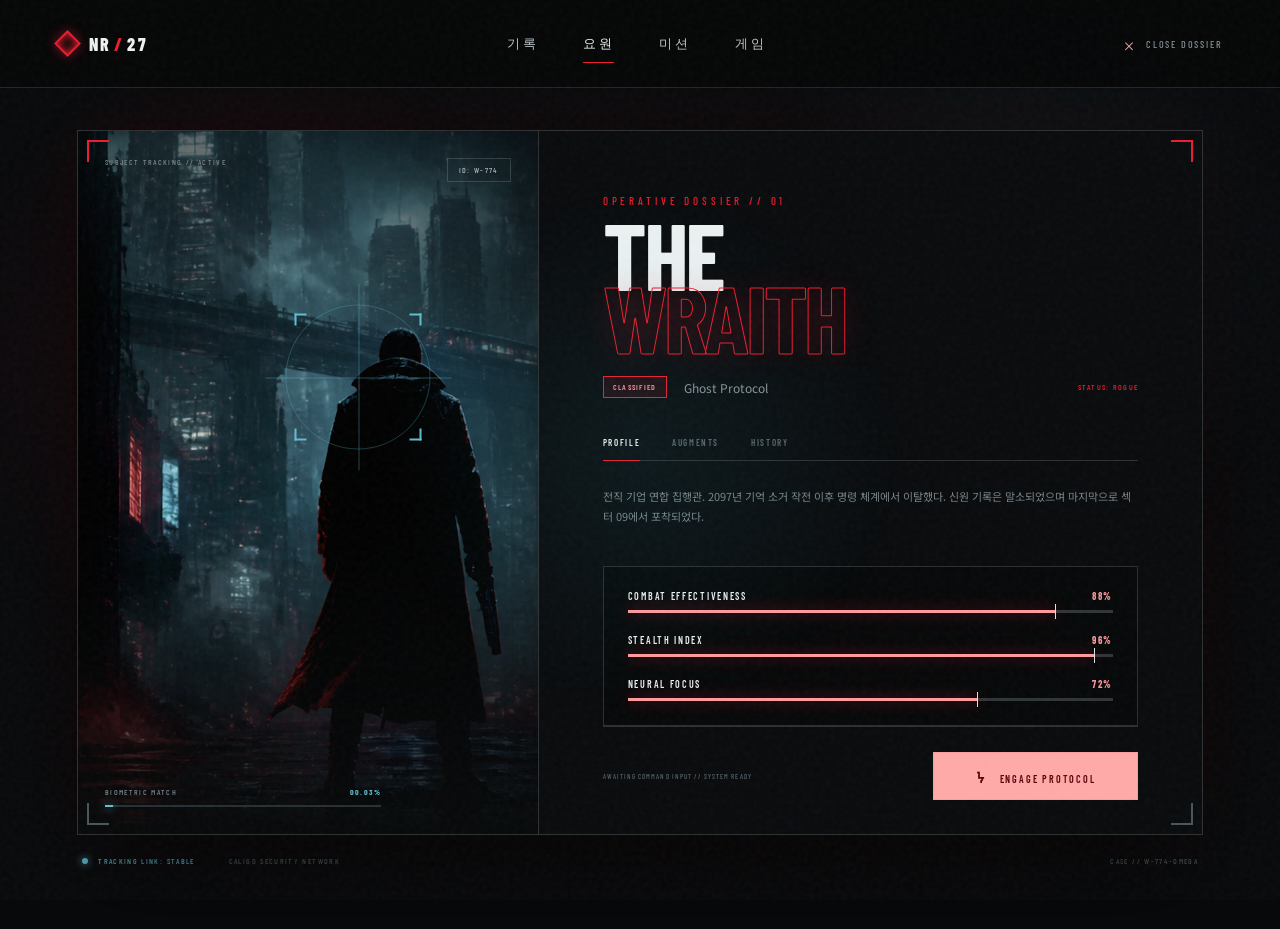
<file: deploy/pages/operative.html>
<!doctype html>
<html lang="ko">
<head>
  <meta charset="UTF-8">
  <meta name="viewport" content="width=device-width, initial-scale=1.0">
  <meta name="theme-color" content="#050607">
  <meta name="description" content="NEON REQUIEM 요원 도ossier — THE WRAITH">
  <title>THE WRAITH // NEON REQUIEM</title>
  <link rel="icon" type="image/png" sizes="64x64" href="../assets/images/jlee-favicon-64.png">
  <link rel="apple-touch-icon" sizes="180x180" href="../assets/images/jlee-icon-180.png">
  <link rel="stylesheet" href="../assets/css/style.css">
  <link rel="stylesheet" href="../assets/css/operative.css">
</head>
<body class="dossier-page">
  <div class="noise" aria-hidden="true"></div>
  <div class="dossier-scanlines" aria-hidden="true"></div>
  <div class="cursor-glow" aria-hidden="true"></div>

  <header class="site-header dossier-header">
    <a class="brand" href="../index.html" aria-label="Neon Requiem 홈으로">
      <span class="brand-mark"></span>
      <span>NR<span class="brand-slash">/</span>27</span>
    </a>
    <nav aria-label="메인 메뉴">
      <a href="archive.html">기록</a>
      <a class="active" href="operative.html" aria-current="page">요원</a>
      <a href="../index.html#mission">미션</a>
      <a href="game.html">게임</a>
    </nav>
    <a class="dossier-close" href="../index.html"><span>×</span> Close dossier</a>
  </header>

  <main class="dossier-main">
    <section class="dossier-shell" aria-labelledby="operative-name">
      <div class="corner corner-tl"></div><div class="corner corner-tr"></div>
      <div class="corner corner-bl"></div><div class="corner corner-br"></div>

      <aside class="portrait-panel">
        <div class="portrait-image" aria-hidden="true"></div>
        <div class="portrait-shade" aria-hidden="true"></div>
        <div class="portrait-ui">
          <div class="portrait-top">
            <span>SUBJECT TRACKING // ACTIVE</span>
            <b>ID: W-774</b>
          </div>
          <div class="face-reticle" aria-hidden="true"><i></i><i></i><i></i><i></i></div>
          <div class="portrait-bottom">
            <span>BIOMETRIC MATCH</span><strong>00.03%</strong>
            <div><i></i></div>
          </div>
        </div>
      </aside>

      <section class="profile-panel">
        <div class="profile-heading">
          <p class="kicker">OPERATIVE DOSSIER // 01</p>
          <h1 id="operative-name">THE<br><span>WRAITH</span></h1>
          <div class="identity-row"><b>CLASSIFIED</b><span>Ghost Protocol</span><em>STATUS: ROGUE</em></div>
        </div>

        <div class="dossier-tabs" role="tablist" aria-label="요원 정보">
          <button class="active" type="button" role="tab" aria-selected="true" data-tab="profile">Profile</button>
          <button type="button" role="tab" aria-selected="false" data-tab="augments">Augments</button>
          <button type="button" role="tab" aria-selected="false" data-tab="history">History</button>
        </div>

        <div class="tab-panel active" id="profile" role="tabpanel">
          <p class="profile-summary">전직 기업 연합 집행관. 2097년 기억 소거 작전 이후 명령 체계에서 이탈했다. 신원 기록은 말소되었으며 마지막으로 섹터 09에서 포착되었다.</p>
          <div class="stat-grid">
            <div class="stat"><div><span>Combat effectiveness</span><b>88%</b></div><i style="--score:88%"><em></em></i></div>
            <div class="stat"><div><span>Stealth index</span><b>96%</b></div><i style="--score:96%"><em></em></i></div>
            <div class="stat"><div><span>Neural focus</span><b>72%</b></div><i style="--score:72%"><em></em></i></div>
          </div>
        </div>

        <div class="tab-panel" id="augments" role="tabpanel" hidden>
          <div class="augment-list">
            <article><span>01</span><div><h2>REFLEX // MK-IV</h2><p>신경 전달 지연을 0.08초까지 단축한다.</p></div><b>ONLINE</b></article>
            <article><span>02</span><div><h2>OPTIC VEIL</h2><p>광학 감시망에서 생체 윤곽을 교란한다.</p></div><b>ONLINE</b></article>
            <article><span>03</span><div><h2>MEMORY ANCHOR</h2><p>외부 기억 소거 신호로부터 핵심 기억을 격리한다.</p></div><b class="warning">UNSTABLE</b></article>
          </div>
        </div>

        <div class="tab-panel" id="history" role="tabpanel" hidden>
          <ol class="history-list">
            <li><time>2097.09.27</time><div><strong>MIDNIGHT PURGE</strong><p>명령 불복종. 중앙 기억 저장소 침투.</p></div></li>
            <li><time>2097.09.18</time><div><strong>LAST CONTACT</strong><p>섹터 09 추적팀과의 교신 두절.</p></div></li>
            <li><time>2097.06.03</time><div><strong>GHOST PROTOCOL</strong><p>요원 신원 및 복무 기록 전면 말소.</p></div></li>
          </ol>
        </div>

        <div class="profile-footer">
          <p>AWAITING COMMAND INPUT // SYSTEM READY</p>
          <button class="engage-button" id="engageButton" type="button"><span>ϟ</span> Engage protocol</button>
        </div>
      </section>
    </section>

    <div class="dossier-meta" aria-label="시스템 정보">
      <span><i></i> TRACKING LINK: STABLE</span>
      <span>CALIGO SECURITY NETWORK</span>
      <span>CASE // W-774-OMEGA</span>
    </div>
  </main>

  <div class="protocol-modal" id="protocolModal" role="dialog" aria-modal="true" aria-labelledby="protocolTitle" hidden>
    <div class="protocol-card">
      <button class="protocol-close" type="button" aria-label="닫기">×</button>
      <p class="kicker">COMMAND AUTHORIZATION</p>
      <div class="protocol-symbol">ϟ</div>
      <h2 id="protocolTitle">PROTOCOL ENGAGED</h2>
      <p>W-774 요원과 암호화 채널을 연결했습니다.</p>
      <div class="protocol-progress"><i></i></div>
      <small>UPLINK SECURE // AWAITING FIELD RESPONSE</small>
    </div>
  </div>

  <script src="../assets/js/operative.js"></script>
</body>
</html>
</file>
<file: deploy/assets/css/portfolio.css>
@import url('https://fonts.googleapis.com/css2?family=Archivo+Black&family=IBM+Plex+Mono:wght@400;500;600&family=Noto+Sans+KR:wght@300;400;500;700;900&display=swap');
:root{--ink:#101010;--paper:#e9e5dc;--red:#f13a28;--line:rgba(16,16,16,.18)}*{box-sizing:border-box}html{scroll-behavior:smooth}html:has(:target){scroll-behavior:auto}:target{scroll-margin-top:66px}body{margin:0;color:var(--ink);background:var(--paper);font-family:"Noto Sans KR",sans-serif;overflow-x:hidden}a{color:inherit;text-decoration:none}img{display:block;max-width:100%}::selection{color:#fff;background:var(--red)}
.noise{position:fixed;inset:0;z-index:100;pointer-events:none;opacity:.045;background-image:url("data:image/svg+xml,%3Csvg viewBox='0 0 160 160' xmlns='http://www.w3.org/2000/svg'%3E%3Cfilter id='n'%3E%3CfeTurbulence type='fractalNoise' baseFrequency='.9' numOctaves='4'/%3E%3C/filter%3E%3Crect width='100%25' height='100%25' filter='url(%23n)'/%3E%3C/svg%3E")}
.header{position:fixed;z-index:50;top:0;left:0;right:0;height:78px;padding:0 3.5vw;display:flex;align-items:center;justify-content:space-between;color:#fff;border-bottom:1px solid #ffffff33;background:linear-gradient(#00000073,transparent);transition:.3s}.header.scrolled{height:66px;color:var(--ink);background:#e9e5dceb;border-color:var(--line);backdrop-filter:blur(14px)}.logo{font:20px/1 "Archivo Black",sans-serif;letter-spacing:-.06em}.logo span{color:var(--red)}nav{display:flex;gap:38px;font:500 11px/1 "IBM Plex Mono",monospace}nav a{position:relative}nav a:after{content:"";position:absolute;left:0;bottom:-7px;width:0;height:2px;background:var(--red);transition:.25s}nav a:hover:after{width:100%}.play-link{font:600 11px/1 "IBM Plex Mono",monospace;border:1px solid currentColor;padding:12px 16px}.play-link span{color:var(--red)}
.hero{position:relative;height:100svh;min-height:720px;color:#fff;overflow:hidden;display:flex;align-items:center}.hero-art{position:absolute;inset:-3%;background:url("../images/neon-requiem-hero.png") 54% center/cover no-repeat;transform:translate3d(var(--parallax-x,0),var(--parallax-y,0),0) scale(1.04)}.hero-shade{position:absolute;inset:0;background:linear-gradient(90deg,#000000d6 0%,#00000075 44%,#0000000a 75%),linear-gradient(0deg,#000000ad,transparent 45%)}.hero-copy{position:relative;z-index:2;width:100%;padding:90px 7vw 40px}.overline,.eyebrow{margin:0 0 28px;font:500 11px/1 "IBM Plex Mono",monospace;letter-spacing:.14em}.overline span{color:var(--red);margin-right:24px}h1,h2,h3,p{overflow-wrap:break-word}.hero h1{margin:0;font:clamp(72px,9.2vw,150px)/.82 "Archivo Black",sans-serif;letter-spacing:-.075em;text-transform:uppercase}.hero h1 span{color:transparent;-webkit-text-stroke:1px #ffffffcc}.hero h1 em{color:var(--red);font-style:normal}.hero-intro{margin:33px 0 28px;color:#c6c9c8;font-size:14px;line-height:1.85}.hero-name{display:flex;align-items:center;gap:13px}.hero-name i{width:44px;height:1px;background:var(--red)}.hero-name strong{font-size:17px}.hero-name span{color:#848b8d;font:11px/1 "IBM Plex Mono",monospace;letter-spacing:.1em}.hero-side{position:absolute;z-index:2;right:3.5vw;top:45%;display:flex;gap:22px;align-items:flex-start;writing-mode:vertical-rl;font:10px/1.5 "IBM Plex Mono",monospace;letter-spacing:.12em}.hero-side span{color:var(--red)}.scroll{position:absolute;z-index:2;right:7vw;bottom:35px;display:flex;gap:15px;align-items:center;font:9px/1 "IBM Plex Mono",monospace;letter-spacing:.12em}.scroll i{width:48px;height:1px;background:#fff;position:relative}.scroll i:after{content:"";position:absolute;right:0;top:-3px;width:7px;height:7px;border-right:1px solid #fff;border-bottom:1px solid #fff;transform:rotate(45deg)}
.section{padding:120px 7vw}.section-label{display:flex;align-items:center;gap:14px;margin-bottom:82px;font:600 10px/1 "IBM Plex Mono",monospace;letter-spacing:.16em}.section-label b{display:grid;place-items:center;width:30px;height:30px;color:#fff;background:var(--red);font-size:9px}.section-label:after{content:"";width:70px;height:1px;background:currentColor;opacity:.3}.section-label.light{color:#fff}.intro{min-height:100vh}.intro-grid{display:grid;grid-template-columns:1.2fr .8fr;gap:10vw;align-items:start}.intro h2,.flow h2,.debug h2{margin:0;font:clamp(48px,6vw,94px)/1.05 "Archivo Black",sans-serif;letter-spacing:-.07em}.intro h2 em,.flow h2 em,.debug h2 em{color:var(--red);font-style:normal}.intro-body{padding-top:9px}.intro-body>p{color:#5a5751;font-size:15px;line-height:1.95}.intro-body .lead{margin-top:0;color:var(--ink);font-size:21px;font-weight:700;line-height:1.65}.intro dl{display:grid;grid-template-columns:repeat(3,1fr);margin:55px 0 0;border-top:1px solid var(--line)}.intro dl div{padding:22px 14px 0 0;border-right:1px solid var(--line)}.intro dl div+div{padding-left:18px}.intro dt{color:var(--red);font:600 9px/1 "IBM Plex Mono",monospace}.intro dd{margin:13px 0 0;font:500 12px/1.7 "IBM Plex Mono",monospace}
.project{position:relative;color:#fff;background:var(--ink);overflow:hidden}.project:before{content:"";position:absolute;inset:0;opacity:.05;background:repeating-linear-gradient(90deg,transparent 0,transparent calc(12.5% - 1px),#fff 12.5%)}.project-head{position:relative;display:flex;justify-content:space-between}.project-year{text-align:right;color:#777;font:10px/1.7 "IBM Plex Mono",monospace}.project-title{position:relative;z-index:2;margin-bottom:-4.8vw}.project-title p{color:var(--red);font:10px/1 "IBM Plex Mono",monospace;letter-spacing:.16em}.project-title h2{margin:10px 0 0;font:clamp(80px,13vw,205px)/.7 "Archivo Black",sans-serif;letter-spacing:-.085em}.project-title h2 span{color:transparent;-webkit-text-stroke:1px #ffffffa6}.project-visual{position:relative;width:82%;margin-left:auto}.project-visual:after{content:"";position:absolute;inset:0;box-shadow:inset 0 0 120px #0000008c}.project-visual img{width:100%;aspect-ratio:16/8.2;object-fit:cover}.visual-index{position:absolute;z-index:2;top:20px;left:20px;font:9px/1 "IBM Plex Mono",monospace;letter-spacing:.1em}.round-play{position:absolute;z-index:3;right:-54px;bottom:-54px;width:130px;height:130px;padding:27px;display:flex;flex-direction:column;justify-content:space-between;border-radius:50%;color:#fff;background:var(--red);font:600 12px/1.25 "IBM Plex Mono",monospace;transition:.3s}.round-play i{align-self:flex-end;font-style:normal;font-size:20px}.round-play:hover{transform:rotate(8deg) scale(1.05)}.project-summary{position:relative;display:grid;grid-template-columns:.8fr .8fr;gap:7vw;width:82%;margin:85px 0 0 auto}.project-summary p{color:#858585;font-size:13px;line-height:1.85}.project-summary .lead{margin-top:0;color:#fff;font-size:18px;font-weight:700}.tags{grid-column:1/-1;display:flex;flex-wrap:wrap;gap:8px}.tags span{padding:9px 13px;border:1px solid #3b3b3b;font:9px/1 "IBM Plex Mono",monospace}
.flow{min-height:95vh}.flow-heading{display:flex;align-items:end;justify-content:space-between;gap:40px}.flow-heading p{color:#66615b;font-size:13px;line-height:1.8}.flow-list{margin:85px 0 0;padding:0;list-style:none;border-top:1px solid var(--ink)}.flow-list li{display:grid;grid-template-columns:60px 1fr 1fr 40px;align-items:center;min-height:108px;border-bottom:1px solid var(--line)}.flow-list b,.flow-list span{font:500 10px/1 "IBM Plex Mono",monospace}.flow-list b{color:var(--red)}.flow-list span{color:#777;letter-spacing:.12em}.flow-list strong{font-size:22px}.flow-list i{font-style:normal;font-size:24px}
.process{color:#fff;background:var(--red)}.process-heading{display:flex;justify-content:space-between;align-items:end;margin-bottom:80px}.process-heading>p{font:500 10px/1 "IBM Plex Mono",monospace;letter-spacing:.14em}.process h2{margin:0;max-width:850px;text-align:right;font:clamp(48px,6.7vw,105px)/.96 "Archivo Black",sans-serif;letter-spacing:-.075em}.process h2 span{color:var(--ink)}.process-list{border-top:1px solid #ffffff73}.process-list article{display:grid;grid-template-columns:70px .8fr 1fr;gap:30px;align-items:center;min-height:145px;border-bottom:1px solid #ffffff59}.process-list article>b{font:600 12px/1 "IBM Plex Mono",monospace}.process-list article>div p{margin:0 0 8px;color:var(--ink);font:600 9px/1 "IBM Plex Mono",monospace;letter-spacing:.15em}.process-list h3{margin:0;font-size:26px}.process-list article>p{max-width:540px;color:#ffe7e2;font-size:13px;line-height:1.85}
.debug{min-height:100vh}.debug-grid{display:grid;grid-template-columns:1fr .8fr;gap:10vw;align-items:center}.debug-copy>p:last-child{margin:34px 0 0;max-width:610px;color:#605d57;font-size:14px;line-height:2}.debug-loop{position:relative;margin:0;padding:0;list-style:none}.debug-loop:before{content:"";position:absolute;left:27px;top:27px;bottom:27px;width:1px;background:var(--red)}.debug-loop li{position:relative;display:grid;grid-template-columns:55px 1fr;grid-template-rows:1fr 1fr;min-height:94px;align-items:center}.debug-loop b{z-index:2;grid-row:1/3;display:grid;place-items:center;width:55px;height:55px;color:#fff;border-radius:50%;background:var(--ink);font:500 10px/1 "IBM Plex Mono",monospace}.debug-loop span{align-self:end;padding-left:25px;font-size:17px;font-weight:700}.debug-loop small{align-self:start;padding:6px 0 0 25px;color:#7a766f}
.learned{color:#fff;background:var(--ink)}.learned blockquote{margin:0 0 100px;font:clamp(54px,8vw,125px)/1 "Archivo Black",sans-serif;letter-spacing:-.08em}.learned blockquote em{color:var(--red);font-style:normal}.lessons{display:grid;grid-template-columns:repeat(3,1fr);border-top:1px solid #3b3b3b}.lessons article{padding:32px 38px 15px 0}.lessons article+article{padding-left:38px;border-left:1px solid #3b3b3b}.lessons b{color:var(--red);font:500 10px/1 "IBM Plex Mono",monospace}.lessons h3{margin:38px 0 18px;font-size:28px}.lessons p{color:#8e8e8e;font-size:13px;line-height:1.85}
.cta{position:relative;min-height:82vh;display:grid;place-items:center;overflow:hidden;color:#fff;text-align:center}.cta-art{position:absolute;inset:-5%;background:linear-gradient(#000000a3,#000c),url("../images/neon-requiem-hero.png") center 66%/cover;transform:scale(1.04)}.cta-inner{position:relative;z-index:2;padding:80px 25px}.cta-inner>p{color:var(--red);font:600 10px/1 "IBM Plex Mono",monospace;letter-spacing:.16em}.cta h2{margin:28px 0 45px;font:clamp(44px,5.6vw,84px)/1.08 "Archivo Black",sans-serif;letter-spacing:-.065em}.cta h2 span{color:transparent;-webkit-text-stroke:1px #fff}.cta-inner>a{display:inline-flex;align-items:center;gap:55px;padding:21px 25px;color:var(--ink);background:#fff;font-weight:700;font-size:13px}.cta-inner>a i{color:var(--red);font-style:normal;font-size:18px}footer{min-height:200px;padding:45px 3.5vw;display:grid;grid-template-columns:1fr 1fr 1fr auto;align-items:end;background:var(--paper);border-top:1px solid var(--line)}footer p,.to-top{margin:0;color:#65615b;font:500 9px/1.8 "IBM Plex Mono",monospace}.to-top{color:var(--ink)}.reveal{opacity:0;transform:translateY(35px);transition:opacity .8s,transform .8s cubic-bezier(.2,.75,.25,1)}.reveal.visible{opacity:1;transform:none}
@media(max-width:800px){.header{height:65px;padding:0 20px}.header nav{display:none}.play-link{padding:10px 12px}.hero{min-height:680px;align-items:end}.hero-art{inset:-2% -42%;background-position:60% center}.hero-shade{background:linear-gradient(0deg,#000000e8 7%,#00000080 67%,#00000040)}.hero-copy{padding:110px 24px 105px}.hero h1{font-size:clamp(63px,20vw,95px)}.hero-intro br{display:none}.hero-side{display:none}.scroll{right:24px;bottom:30px}.scroll span{display:none}.section{padding:90px 24px}.section-label{margin-bottom:55px}.intro-grid,.debug-grid{grid-template-columns:1fr;gap:55px}.intro h2,.flow h2,.debug h2{font-size:clamp(42px,12vw,66px)}.intro dl{grid-template-columns:1fr}.intro dl div,.intro dl div+div{padding:18px 0;border-right:0;border-bottom:1px solid var(--line);display:grid;grid-template-columns:80px 1fr}.intro dd{margin:0}.project-title{margin-bottom:-2vw}.project-title h2{font-size:clamp(70px,24vw,115px)}.project-visual{width:calc(100% + 48px);margin-left:-24px}.project-visual img{aspect-ratio:4/5;object-position:64% center}.round-play{width:106px;height:106px;right:20px;bottom:-50px;padding:22px}.project-summary{width:100%;margin-top:90px;grid-template-columns:1fr;gap:8px}.tags{margin-top:20px}.flow-heading{display:block}.flow-heading p{margin-top:28px}.flow-list{margin-top:50px}.flow-list li{grid-template-columns:42px .8fr 1.2fr 25px;min-height:90px}.flow-list strong{font-size:17px}.process-heading{display:block}.process-heading>p{margin-bottom:25px}.process h2{text-align:left;font-size:clamp(44px,13vw,68px)}.process-list article{grid-template-columns:40px 1fr;padding:25px 0}.process-list article>p{grid-column:2;margin:0}.process-list h3{font-size:22px}.debug-loop{margin-top:20px}.learned blockquote{font-size:clamp(48px,14vw,73px);margin-bottom:70px}.lessons{grid-template-columns:1fr}.lessons article,.lessons article+article{padding:28px 0;border-left:0;border-bottom:1px solid #333}.lessons h3{margin:20px 0 12px}.cta{min-height:75vh}.cta h2{font-size:clamp(40px,12vw,64px)}.cta h2 br{display:none}footer{padding:38px 24px;grid-template-columns:1fr 1fr;gap:35px 20px}.to-top{text-align:right}}
.header-actions{display:flex;align-items:center;gap:12px}.sound-toggle{height:39px;padding:0 14px;display:flex;align-items:center;gap:9px;color:inherit;border:1px solid #ffffff40;background:#00000024;font:600 9px/1 "IBM Plex Mono",monospace;cursor:pointer}.header.scrolled .sound-toggle{border-color:var(--line);background:transparent}.sound-toggle i{width:7px;height:7px;border-radius:50%;background:#777}.sound-toggle[aria-pressed="true"] i{background:var(--red);box-shadow:0 0 10px var(--red);animation:soundPulse 1.3s infinite}@keyframes soundPulse{50%{opacity:.35;transform:scale(.72)}}
@media(max-width:800px){.sound-toggle{width:38px;padding:0;justify-content:center}.sound-toggle span{display:none}}
.project-facts{position:relative;width:82%;margin:72px 0 0 auto;display:grid;grid-template-columns:.55fr .8fr 1.25fr .85fr 1.5fr;border-top:1px solid #3b3b3b;border-bottom:1px solid #3b3b3b}.project-facts div{padding:24px 20px 24px 0}.project-facts div+div{padding-left:20px;border-left:1px solid #3b3b3b}.project-facts dt{color:var(--red);font:600 8px/1 "IBM Plex Mono",monospace;letter-spacing:.13em}.project-facts dd{margin:12px 0 0;color:#d5d5d5;font-size:11px;line-height:1.65}.feature-block{position:relative;width:82%;margin:90px 0 0 auto;display:grid;grid-template-columns:.55fr 1.45fr;gap:6vw}.feature-intro>p{color:var(--red);font:600 9px/1 "IBM Plex Mono",monospace;letter-spacing:.14em}.feature-intro h3{margin:20px 0 0;font:clamp(35px,4vw,56px)/1.08 "Archivo Black",sans-serif;letter-spacing:-.06em}.feature-grid{display:grid;grid-template-columns:repeat(2,1fr);border-top:1px solid #3b3b3b}.feature-grid article{position:relative;padding:26px 28px 28px 0;border-bottom:1px solid #3b3b3b}.feature-grid article:nth-child(even){padding-left:28px;border-left:1px solid #3b3b3b}.feature-grid b{position:absolute;right:18px;color:#444;font:600 9px/1 "IBM Plex Mono",monospace}.feature-grid span{color:var(--red);font:600 8px/1 "IBM Plex Mono",monospace;letter-spacing:.13em}.feature-grid h4{margin:13px 0 10px;font-size:18px}.feature-grid p{margin:0;color:#777;font-size:11px;line-height:1.75}.project-links{position:relative;width:82%;margin:48px 0 20px auto;display:flex;gap:12px}.project-links a{min-width:180px;padding:17px 19px;display:flex;justify-content:space-between;border:1px solid #444;font:600 10px/1 "IBM Plex Mono",monospace;transition:.25s}.project-links a:first-child{color:#fff;background:var(--red);border-color:var(--red)}.project-links a:hover{transform:translateY(-3px);border-color:#fff}.project-links i{font-style:normal;font-size:15px}
.evidence{color:var(--ink);background:#d4dfe0}.evidence-head{display:flex;justify-content:space-between;align-items:start;margin-bottom:80px}.evidence-head>p{font:600 9px/1 "IBM Plex Mono",monospace;letter-spacing:.14em}.evidence h2{margin:0;text-align:right;font:clamp(54px,7vw,108px)/.98 "Archivo Black",sans-serif;letter-spacing:-.075em}.evidence h2 em{color:var(--red);font-style:normal}.case-list{border-top:2px solid var(--ink)}.case{display:grid;grid-template-columns:90px .65fr 1.35fr;gap:35px;padding:45px 0;border-bottom:1px solid rgba(16,16,16,.25)}.case-no{color:var(--red);font:600 9px/1 "IBM Plex Mono",monospace;letter-spacing:.12em}.case h3{margin:0;font-size:clamp(26px,3vw,40px);line-height:1.2;letter-spacing:-.04em}.case dl{margin:0;display:grid;grid-template-columns:repeat(2,1fr);gap:28px 35px}.case dl div{display:grid;grid-template-columns:72px 1fr;gap:12px}.case dt{padding-top:5px;font:600 8px/1 "IBM Plex Mono",monospace;color:#526367}.case dd{margin:0;font-size:12px;line-height:1.8}.ai-comparison{margin-top:100px;padding:55px;color:#fff;background:var(--ink)}.ai-title{display:flex;justify-content:space-between;align-items:start;margin-bottom:55px}.ai-title span{color:var(--red);font:600 9px/1 "IBM Plex Mono",monospace;letter-spacing:.15em}.ai-title h3{margin:0;text-align:right;font:clamp(34px,4vw,58px)/1.05 "Archivo Black",sans-serif;letter-spacing:-.06em}.compare-flow{display:grid;grid-template-columns:1fr 35px 1fr 35px 1fr;align-items:center}.compare-flow>i{text-align:center;color:var(--red);font-style:normal;font-size:22px}.compare-flow>div{min-height:210px;padding:24px;border:1px solid #383838}.compare-flow>div.decision{border-color:var(--red);background:#171111}.compare-flow b{color:var(--red);font:600 10px/1 "IBM Plex Mono",monospace}.compare-flow small{display:block;margin:28px 0 12px;color:#70787a;font:600 8px/1 "IBM Plex Mono",monospace;letter-spacing:.13em}.compare-flow strong{font-size:15px;line-height:1.5}.compare-flow p{color:#747b7d;font-size:11px;line-height:1.75}
.roadmap{background:#f13a28}.roadmap .section-label b{color:var(--red);background:var(--ink)}.roadmap-grid{display:grid;grid-template-columns:.8fr 1.2fr;gap:8vw}.roadmap-heading>p{font:600 9px/1 "IBM Plex Mono",monospace;letter-spacing:.14em}.roadmap-heading h2{margin:25px 0 0;font:clamp(48px,6vw,90px)/1 "Archivo Black",sans-serif;letter-spacing:-.075em}.roadmap-heading h2 em{color:#fff;font-style:normal}.roadmap-list{margin:0;padding:0;list-style:none;border-top:1px solid var(--ink)}.roadmap-list li{display:grid;grid-template-columns:38px 1fr auto;gap:20px;align-items:center;min-height:105px;border-bottom:1px solid rgba(16,16,16,.35)}.roadmap-list li>b{font:600 9px/1 "IBM Plex Mono",monospace}.roadmap-list strong,.roadmap-list span{display:block}.roadmap-list strong{font-size:17px}.roadmap-list span{margin-top:7px;color:#672017;font-size:11px;line-height:1.5}.roadmap-list em{padding:7px 9px;border:1px solid rgba(16,16,16,.35);font:600 8px/1 "IBM Plex Mono",monospace;font-style:normal}
@media(max-width:800px){.project-facts{width:100%;grid-template-columns:repeat(2,1fr)}.project-facts div,.project-facts div+div{padding:20px 12px;border-bottom:1px solid #3b3b3b}.project-facts div:nth-child(odd){padding-left:0;border-left:0}.project-facts div:last-child{grid-column:1/-1}.feature-block{width:100%;grid-template-columns:1fr;margin-top:70px}.feature-grid{grid-template-columns:1fr}.feature-grid article,.feature-grid article:nth-child(even){padding:23px 0;border-left:0}.project-links{width:100%;flex-direction:column}.evidence-head{display:block}.evidence h2{text-align:left;margin-top:28px}.case{grid-template-columns:1fr;gap:18px}.case dl{grid-template-columns:1fr;gap:20px}.ai-comparison{margin-inline:-24px;padding:50px 24px}.ai-title{display:block}.ai-title h3{text-align:left;margin-top:22px}.compare-flow{grid-template-columns:1fr}.compare-flow>i{padding:12px;transform:rotate(90deg)}.compare-flow>div{min-height:0}.roadmap-grid{grid-template-columns:1fr}.roadmap-list li{grid-template-columns:28px 1fr}.roadmap-list em{grid-column:2;width:max-content}.roadmap-list li{padding:20px 0}}
@media(prefers-reduced-motion:reduce){html{scroll-behavior:auto}.reveal{opacity:1;transform:none;transition:none}.hero-art{transform:scale(1.04)}}
</file>
<file: deploy/assets/css/style.css>
@import url('https://fonts.googleapis.com/css2?family=Barlow+Condensed:ital,wght@0,400;0,500;0,600;0,700;0,800;0,900;1,700&family=Noto+Sans+KR:wght@300;400;500;700;900&display=swap');

:root {
  --black: #050607;
  --ink: #090b0d;
  --white: #edf2f2;
  --muted: #8d999e;
  --red: #ef1b2d;
  --cyan: #61bed0;
  --line: rgba(237, 242, 242, .16);
  --mx: 50%;
  --my: 50%;
}

* { box-sizing: border-box; }
html { scroll-behavior: smooth; }
body {
  margin: 0;
  background: var(--black);
  color: var(--white);
  font-family: "Noto Sans KR", sans-serif;
  overflow-x: hidden;
}
body.modal-open { overflow: hidden; }
button, a { -webkit-tap-highlight-color: transparent; }
a { color: inherit; text-decoration: none; }
button { color: inherit; font: inherit; }
::selection { background: var(--red); color: white; }

.noise {
  position: fixed; inset: 0; z-index: 99; pointer-events: none; opacity: .055;
  background-image: url("data:image/svg+xml,%3Csvg viewBox='0 0 180 180' xmlns='http://www.w3.org/2000/svg'%3E%3Cfilter id='n'%3E%3CfeTurbulence type='fractalNoise' baseFrequency='.95' numOctaves='4' stitchTiles='stitch'/%3E%3C/filter%3E%3Crect width='100%25' height='100%25' filter='url(%23n)' opacity='.7'/%3E%3C/svg%3E");
}
.cursor-glow {
  position: fixed; inset: 0; pointer-events: none; z-index: 8;
  background: radial-gradient(440px circle at var(--mx) var(--my), rgba(63, 190, 211, .08), transparent 60%);
}

.site-header {
  position: fixed; z-index: 30; top: 0; left: 0; width: 100%; height: 88px;
  display: flex; align-items: center; justify-content: space-between;
  padding: 0 4.5vw; border-bottom: 1px solid rgba(255,255,255,.12);
  background: linear-gradient(to bottom, rgba(3,4,5,.72), transparent);
  backdrop-filter: blur(3px);
  text-transform: uppercase; font-family: "Barlow Condensed", sans-serif;
}
.brand { display: flex; gap: 12px; align-items: center; font-weight: 800; letter-spacing: .16em; font-size: 18px; }
.brand-mark { width: 19px; height: 19px; border: 2px solid var(--red); transform: rotate(45deg); box-shadow: inset 0 0 8px var(--red), 0 0 12px rgba(239,27,45,.5); }
.brand-slash { color: var(--red); padding: 0 2px; }
nav { display: flex; align-items: center; gap: clamp(24px, 3.5vw, 62px); }
nav a { position: relative; color: #bcc5c7; font-size: 13px; letter-spacing: .2em; }
nav a::after { content: ""; position: absolute; left: 0; bottom: -10px; width: 0; height: 1px; background: var(--red); transition: width .25s; }
nav a:hover::after { width: 100%; }
.sound-toggle { border: 0; background: transparent; display: flex; gap: 12px; align-items: center; cursor: pointer; text-transform: uppercase; color: #aab3b6; font-size: 11px; letter-spacing: .16em; }
.sound-bars { display: flex; align-items: end; gap: 2px; height: 12px; }
.sound-bars i { display: block; width: 2px; height: 4px; background: var(--red); }
.sound-bars i:nth-child(2) { height: 9px; }.sound-bars i:nth-child(3) { height: 6px; }
.sound-toggle.active i { animation: equalize .7s ease-in-out infinite alternate; }
.sound-toggle.active i:nth-child(2) { animation-delay: -.25s; }.sound-toggle.active i:nth-child(3) { animation-delay: -.45s; }

.hero { position: relative; min-height: 100svh; overflow: hidden; display: flex; align-items: center; padding: 120px 6vw 80px; }
.hero-image { position: absolute; inset: -3%; background: url("../images/neon-requiem-hero.png") center center / cover no-repeat; transform: translate3d(calc((var(--px, .5) - .5) * -18px), calc((var(--py, .5) - .5) * -12px), 0) scale(1.035); will-change: transform; }
.hero-vignette { position: absolute; inset: 0; background: linear-gradient(90deg, rgba(3,4,5,.9) 0%, rgba(3,4,5,.56) 31%, transparent 60%), linear-gradient(0deg, #050607 0%, transparent 24%, rgba(0,0,0,.22) 100%), radial-gradient(ellipse at 55% 48%, transparent 20%, rgba(0,0,0,.28) 90%); }
.rain { position: absolute; inset: -40%; pointer-events: none; transform: rotate(9deg); background-image: repeating-linear-gradient(90deg, transparent 0, transparent 72px, rgba(173,227,235,.22) 73px, transparent 74px); animation: rain .48s linear infinite; opacity: .32; }
.rain-front { background-image: repeating-linear-gradient(90deg, transparent 0, transparent 118px, rgba(205,239,244,.3) 119px, transparent 121px); animation-duration: .7s; opacity: .22; filter: blur(.5px); }
.hero-content { position: relative; z-index: 3; width: min(650px, 52vw); margin-top: 3vh; }
.eyebrow, .section-index, .kicker { margin: 0 0 20px; color: #aeb6b8; font: 500 11px/1 "Barlow Condensed", sans-serif; letter-spacing: .35em; text-transform: uppercase; }
.eyebrow span, .section-index span { display: inline-block; color: var(--red); border: 1px solid rgba(239,27,45,.6); padding: 6px 9px; margin-right: 12px; letter-spacing: .05em; }
h1, h2 { font-family: "Barlow Condensed", sans-serif; text-transform: uppercase; }
.glitch { position: relative; margin: 0; font-size: clamp(74px, 10vw, 158px); line-height: .68; letter-spacing: -.045em; font-weight: 900; filter: drop-shadow(0 10px 40px rgba(0,0,0,.8)); }
.glitch span { display: block; }
.glitch .title-outline { color: transparent; -webkit-text-stroke: 1.5px rgba(238,244,245,.84); letter-spacing: -.025em; }
.glitch::before, .glitch::after { content: attr(data-text); white-space: nowrap; position: absolute; left: 0; top: 0; opacity: 0; overflow: hidden; color: var(--white); pointer-events: none; }
.glitch.active::before { opacity: .7; color: var(--red); transform: translate(-7px, 3px); clip-path: inset(15% 0 62%); }
.glitch.active::after { opacity: .6; color: var(--cyan); transform: translate(6px, -2px); clip-path: inset(68% 0 8%); }
.tagline { margin: 31px 0 18px; font: italic 600 clamp(18px, 2vw, 28px)/1 "Barlow Condensed", sans-serif; letter-spacing: .18em; text-transform: uppercase; }
.tagline strong { color: var(--red); }
.hero-copy { color: #aeb7ba; font-size: 13px; line-height: 1.9; font-weight: 300; }
.hero-actions { display: flex; gap: 14px; margin-top: 34px; }
.button { min-width: 174px; height: 54px; display: inline-flex; justify-content: center; align-items: center; gap: 13px; padding: 0 24px; border: 1px solid var(--line); background: rgba(4,5,6,.3); backdrop-filter: blur(8px); cursor: pointer; text-transform: uppercase; font: 600 12px/1 "Barlow Condensed", sans-serif; letter-spacing: .17em; transition: transform .25s, background .25s, border-color .25s, box-shadow .25s; }
.button:hover { transform: translateY(-3px); border-color: rgba(255,255,255,.5); }
.button-primary { border-color: var(--red); background: var(--red); box-shadow: 0 10px 35px rgba(239,27,45,.23); }
.button-primary:hover { background: #ff2639; box-shadow: 0 12px 50px rgba(239,27,45,.38); }
.play-icon { width: 0; height: 0; border-top: 5px solid transparent; border-bottom: 5px solid transparent; border-left: 8px solid white; }
.hero-meta { position: absolute; z-index: 4; right: 4.5vw; bottom: 6vh; display: flex; gap: 42px; font: 600 13px/1 "Barlow Condensed", sans-serif; text-transform: uppercase; letter-spacing: .12em; }
.hero-meta span { display: flex; flex-direction: column; gap: 8px; }
.hero-meta small { color: #687479; font-size: 9px; letter-spacing: .2em; }
.hero-meta b { font-weight: 600; color: var(--red); }
.scroll-cue { position: absolute; z-index: 4; left: 50%; bottom: 28px; transform: translateX(-50%); display: flex; flex-direction: column; align-items: center; gap: 8px; color: #697276; font: 500 8px/1 "Barlow Condensed", sans-serif; letter-spacing: .24em; text-transform: uppercase; }
.scroll-cue i { width: 1px; height: 32px; background: linear-gradient(var(--red) 50%, rgba(255,255,255,.15) 50%); background-size: 100% 200%; animation: scrollLine 1.8s ease-in-out infinite; }

.section { position: relative; min-height: 100vh; padding: 110px 7vw; overflow: hidden; }
.story { background: #07090a; display: flex; flex-direction: column; justify-content: center; }
.section-index { position: absolute; top: 72px; left: 7vw; }
.story-grid { display: grid; grid-template-columns: 1.2fr .8fr; gap: 8vw; align-items: end; max-width: 1240px; margin: auto; width: 100%; }
.kicker { color: var(--red); margin-bottom: 22px; }
.story h2, .mission h2 { margin: 0; font-size: clamp(64px, 8.2vw, 130px); line-height: .86; letter-spacing: -.035em; }
.story h2 em { color: transparent; -webkit-text-stroke: 1px #748187; font-style: normal; }
.story-copy { max-width: 470px; padding-bottom: 10px; }
.story-copy p { color: #778287; font-size: 14px; line-height: 2; }
.story-copy .lead { color: #d3d9da; font-size: 18px; line-height: 1.7; margin-bottom: 24px; }
.story-copy strong { color: var(--red); }
.data-line { display: grid; grid-template-columns: 110px 90px 1fr; gap: 20px; align-items: center; margin-top: 25px; text-transform: uppercase; font: 500 11px/1 "Barlow Condensed", sans-serif; letter-spacing: .12em; color: #707b80; }
.data-line strong { color: #d8dfe0; font-size: 14px; }.data-line strong.red { color: var(--red); }
.data-line i { height: 1px; background: linear-gradient(90deg, #364045, transparent); }
.marquee { position: absolute; left: 0; right: 0; bottom: 0; border-top: 1px solid var(--line); border-bottom: 1px solid var(--line); overflow: hidden; padding: 15px 0; color: #293034; font: 800 20px/1 "Barlow Condensed", sans-serif; letter-spacing: .18em; white-space: nowrap; }
.marquee div { width: max-content; animation: marquee 25s linear infinite; }

.operative { min-height: 105vh; display: flex; align-items: center; background: radial-gradient(circle at 71% 46%, rgba(28,84,95,.14), transparent 30%), linear-gradient(110deg, #050607 40%, #0c1114); }
.operative::before { content: ""; position: absolute; inset: 0; opacity: .1; background: repeating-linear-gradient(90deg, transparent 0, transparent calc(10% - 1px), #9bb6bd 10%); }
.operative-panel { position: relative; width: min(1160px, 100%); min-height: 610px; margin: auto; border: 1px solid var(--line); display: grid; grid-template-columns: 1fr .7fr; align-items: center; padding: clamp(40px, 7vw, 100px); background: linear-gradient(115deg, rgba(5,7,8,.94), rgba(10,16,19,.7)), url("../images/neon-requiem-hero.png") 72% center / cover; box-shadow: 0 40px 100px #000; }
.operative-panel::after { content: "SUBJECT IDENTIFIED  //  BIOMETRIC MATCH 00.03%"; position: absolute; top: 22px; right: 28px; color: #5d6c71; font: 500 8px/1 "Barlow Condensed", sans-serif; letter-spacing: .22em; }
.operative-copy { position: relative; z-index: 2; max-width: 430px; }
.operative h2 { margin: 0 0 35px; font-size: clamp(78px, 10vw, 142px); line-height: .69; letter-spacing: -.04em; }
.operative h2 span { color: transparent; -webkit-text-stroke: 1px var(--red); text-shadow: 0 0 35px rgba(239,27,45,.14); }
.operative-copy > p:last-child { max-width: 350px; color: #7e8a8e; font-size: 13px; line-height: 1.9; }
.stats { position: relative; z-index: 2; align-self: end; padding-bottom: 20px; }
.stats div { display: grid; grid-template-columns: 70px minmax(110px, 200px) 25px; gap: 14px; align-items: center; margin-top: 17px; color: #8d999e; text-transform: uppercase; font: 500 10px/1 "Barlow Condensed", sans-serif; letter-spacing: .15em; }
.stats i { position: relative; height: 2px; background: #293136; }
.stats i::after { content: ""; position: absolute; inset: 0; width: var(--value); background: var(--red); box-shadow: 0 0 8px var(--red); transform: scaleX(0); transform-origin: left; transition: transform 1.2s .4s cubic-bezier(.2,.8,.2,1); }
.operative-panel.visible .stats i::after { transform: scaleX(1); }
.status-stamp { position: absolute; right: 25px; bottom: 28px; border: 2px solid rgba(239,27,45,.55); color: rgba(239,27,45,.7); padding: 10px 16px; transform: rotate(-6deg); text-align: center; text-transform: uppercase; font: 600 10px/1.1 "Barlow Condensed", sans-serif; letter-spacing: .14em; }
.status-stamp strong { font-size: 22px; }
.target-reticle { position: absolute; right: 18%; top: 27%; width: 170px; height: 170px; border: 1px solid rgba(97,190,208,.25); border-radius: 50%; }
.target-reticle::before, .target-reticle::after { content: ""; position: absolute; background: rgba(97,190,208,.28); }
.target-reticle::before { width: 130%; height: 1px; left: -15%; top: 50%; }.target-reticle::after { height: 130%; width: 1px; top: -15%; left: 50%; }

.mission { min-height: 100vh; display: grid; place-items: center; text-align: center; background: radial-gradient(circle at 50% 38%, rgba(239,27,45,.18), transparent 24%), linear-gradient(rgba(4,5,6,.75), #050607), url("../images/neon-requiem-hero.png") center 72% / cover; }
.mission::before { content: ""; position: absolute; top: 0; left: 50%; width: 1px; height: 80px; background: linear-gradient(transparent, var(--red)); }
.mission-inner { position: relative; z-index: 2; }
.mission h2 span { color: var(--red); text-shadow: 0 0 45px rgba(239,27,45,.35); }
.mission-inner > p:not(.kicker) { color: #8a9599; font-size: 13px; line-height: 1.9; margin: 28px 0 34px; }
.button.large { min-width: 220px; }
.mission small { display: block; margin-top: 90px; color: #3d4548; font: 500 8px/1 "Barlow Condensed", sans-serif; letter-spacing: .2em; }

.reveal { opacity: 0; transform: translateY(35px); transition: opacity .8s ease, transform .8s cubic-bezier(.2,.8,.2,1); }
.reveal.visible { opacity: 1; transform: none; }
.trailer-modal { position: fixed; z-index: 100; inset: 0; display: grid; place-items: center; padding: 20px; background: rgba(0,0,0,.86); backdrop-filter: blur(12px); }
.trailer-modal[hidden] { display: none; }
.modal-card { position: relative; width: min(620px, 100%); padding: 45px; border: 1px solid rgba(239,27,45,.4); background: #080a0b; box-shadow: 0 0 100px rgba(239,27,45,.12); text-align: center; }
.modal-close { position: absolute; top: 12px; right: 16px; border: 0; background: none; color: #6f797c; font-size: 30px; cursor: pointer; }
.modal-card h2 { margin: 0 0 24px; font-size: 56px; letter-spacing: -.02em; }
.modal-card > p:last-child { color: #7d898d; font-size: 12px; line-height: 1.8; }
.signal-screen { position: relative; height: 190px; display: grid; place-items: center; margin: 24px 0; background: repeating-linear-gradient(0deg, #090d0f 0, #090d0f 2px, #0e1518 3px, #0e1518 4px); overflow: hidden; color: var(--red); font: 600 11px/1 "Barlow Condensed", sans-serif; letter-spacing: .3em; }
.signal-screen span { position: absolute; width: 1px; height: 70%; left: 50%; background: var(--red); box-shadow: 0 0 20px var(--red); animation: signal 2s ease-in-out infinite; }

@keyframes rain { to { transform: rotate(9deg) translateY(74px); } }
@keyframes scrollLine { 0% { background-position: 0 100%; } 100% { background-position: 0 -100%; } }
@keyframes marquee { to { transform: translateX(-50%); } }
@keyframes equalize { to { height: 12px; } }
@keyframes signal { 50% { width: 80%; height: 1px; } }

@media (max-width: 800px) {
  .site-header { height: 68px; padding: 0 22px; }.site-header nav { display: none; }.sound-label { display: none; }
  .hero { align-items: flex-end; padding: 100px 24px 110px; }
  .hero-image { inset: -2% -60%; background-position: 62% center; }
  .hero-vignette { background: linear-gradient(0deg, #050607 4%, rgba(3,4,5,.7) 52%, rgba(0,0,0,.25) 100%), linear-gradient(90deg, rgba(0,0,0,.75), transparent); }
  .hero-content { width: 100%; margin: 0; }.glitch { font-size: clamp(64px, 22vw, 100px); }.tagline { margin-top: 25px; }.hero-copy br { display: none; }
  .hero-meta { display: none; }.scroll-cue { left: auto; right: 20px; transform: none; }.scroll-cue span { display: none; }
  .hero-actions { flex-wrap: wrap; }.button { min-width: 155px; flex: 1; padding: 0 12px; }
  .section { padding: 105px 24px; }.section-index { left: 24px; top: 45px; }
  .story-grid { grid-template-columns: 1fr; gap: 50px; }.story h2, .mission h2 { font-size: clamp(57px, 18vw, 88px); }.data-line { grid-template-columns: 95px 75px 1fr; gap: 8px; }
  .operative-panel { grid-template-columns: 1fr; min-height: 660px; padding: 55px 28px 38px; background-position: 64% center; }.operative-panel::after { display: none; }
  .operative-copy { align-self: end; }.operative h2 { font-size: 90px; }.stats { align-self: end; }.stats div { grid-template-columns: 58px 1fr 22px; }.target-reticle { right: 16%; top: 11%; width: 120px; height: 120px; }
  .status-stamp { top: 20px; right: 18px; bottom: auto; }.mission small { margin-top: 60px; }.modal-card { padding: 45px 20px 30px; }
}

@media (prefers-reduced-motion: reduce) {
  *, *::before, *::after { scroll-behavior: auto !important; animation-duration: .01ms !important; animation-iteration-count: 1 !important; transition-duration: .01ms !important; }
}
</file>
<file: deploy/assets/css/archive.css>
.archive-page { min-height: 100vh; background: #080a0b; }
.archive-page::before {
  content: ""; position: fixed; inset: 0; pointer-events: none;
  background: radial-gradient(circle at 78% 18%, rgba(97,190,208,.09), transparent 24%), radial-gradient(circle at 18% 20%, rgba(239,27,45,.08), transparent 28%);
}
.archive-scanlines { position: fixed; inset: 0; z-index: 98; pointer-events: none; opacity: .1; background: repeating-linear-gradient(0deg, transparent 0, transparent 3px, rgba(255,179,173,.12) 4px); }
.archive-header { background: rgba(5,6,7,.82); }
.archive-header nav a.active { color: var(--white); }
.archive-header nav a.active::after { width: 100%; }
.archive-exit { display: flex; gap: 10px; align-items: center; color: #889397; text-transform: uppercase; font: 500 10px/1 "Barlow Condensed",sans-serif; letter-spacing: .18em; }
.archive-exit span { color: #ffb3ad; font-size: 28px; line-height: 0; font-weight: 200; }
.archive-main { position: relative; max-width: 1500px; min-height: calc(100vh - 68px); margin: 0 auto; padding: 150px 7vw 130px; }
.archive-rail { position: fixed; z-index: 4; left: 24px; top: 130px; bottom: 110px; display: flex; flex-direction: column; align-items: center; gap: 18px; color: #495256; font: 600 8px/1 "Barlow Condensed",sans-serif; letter-spacing: .2em; writing-mode: vertical-rl; }
.archive-rail i { width: 1px; flex: 1; background: linear-gradient(transparent, rgba(239,27,45,.7), transparent); }
.archive-intro { min-height: 58vh; display: flex; align-items: center; justify-content: space-between; gap: 60px; border-bottom: 1px solid var(--line); }
.archive-intro-copy { position: relative; z-index: 2; }
.archive-title { position: relative; margin: 0; font-size: clamp(88px, 12vw, 175px); line-height: .67; letter-spacing: -.045em; font-weight: 900; }
.archive-title span { color: transparent; -webkit-text-stroke: 1.5px rgba(237,242,242,.7); }
.archive-title::after { content: attr(data-text); position: absolute; left: 5px; top: 0; color: rgba(239,27,45,.3); clip-path: inset(39% 0 43% 0); transform: translateX(-9px); white-space: nowrap; }
.archive-lead { margin: 42px 0 0; color: #7e898d; font-size: 14px; font-weight: 300; line-height: 1.9; }
.archive-status { display: flex; align-items: center; gap: 25px; min-width: 310px; padding: 25px; border: 1px solid var(--line); background: rgba(9,11,13,.66); }
.status-ring { position: relative; width: 92px; height: 92px; flex: 0 0 auto; display: grid; place-items: center; border: 2px solid #30383c; border-top-color: var(--red); border-right-color: var(--red); border-radius: 50%; box-shadow: 0 0 20px rgba(239,27,45,.12); font: 700 27px/1 "Barlow Condensed",sans-serif; }
.status-ring::after { content: ""; position: absolute; inset: 7px; border: 1px dashed #3c484c; border-radius: 50%; }
.status-ring small { position: absolute; right: 19px; bottom: 27px; color: var(--red); font-size: 9px; }
.archive-status > div:last-child { display: flex; flex-direction: column; gap: 8px; }
.archive-status small, .archive-status em { color: #5c686d; font: 500 8px/1 "Barlow Condensed",sans-serif; letter-spacing: .18em; font-style: normal; }
.archive-status strong { color: var(--red); font: 600 18px/1 "Barlow Condensed",sans-serif; letter-spacing: .08em; }
.archive-browser { padding-top: 110px; }
.browser-head { display: flex; justify-content: space-between; align-items: end; gap: 40px; margin-bottom: 42px; }
.browser-head .kicker { margin-bottom: 13px; }
.browser-head h2 { margin: 0; font-size: clamp(42px,5vw,68px); line-height: .9; }
.archive-filters { display: flex; border-bottom: 1px solid var(--line); }
.archive-filters button { position: relative; border: 0; padding: 14px 17px; background: transparent; color: #687378; cursor: pointer; text-transform: uppercase; font: 500 10px/1 "Barlow Condensed",sans-serif; letter-spacing: .15em; }
.archive-filters button::after { content: ""; position: absolute; left: 0; right: 0; bottom: -1px; height: 1px; background: var(--red); transform: scaleX(0); }
.archive-filters button.active { color: var(--white); }.archive-filters button.active::after { transform: scaleX(1); }
.archive-filters span { color: var(--red); margin-left: 5px; font-size: 8px; }
.archive-layout { display: grid; grid-template-columns: minmax(440px,.9fr) minmax(450px,1.1fr); border: 1px solid var(--line); background: #090b0d; }
.archive-list { border-right: 1px solid var(--line); }
.archive-item { position: relative; width: 100%; min-height: 112px; display: grid; grid-template-columns: 48px 1fr 85px 22px; gap: 14px; align-items: center; border: 0; border-bottom: 1px solid var(--line); padding: 20px 22px; background: transparent; color: var(--white); text-align: left; cursor: pointer; transition: background .25s; }
.archive-item:last-child { border-bottom: 0; }.archive-item:hover { background: rgba(255,255,255,.025); }
.archive-item.active { background: linear-gradient(90deg, rgba(239,27,45,.12), transparent); }
.archive-item.active::before { content: ""; position: absolute; left: -1px; top: 0; bottom: 0; width: 2px; background: var(--red); box-shadow: 0 0 12px var(--red); }
.archive-item[hidden] { display: none; }
.file-number { color: #505b60; font: 600 11px/1 "Barlow Condensed",sans-serif; }
.file-main { display: flex; flex-direction: column; gap: 9px; }
.file-main small { color: #5e6a6f; font: 500 8px/1 "Barlow Condensed",sans-serif; letter-spacing: .2em; }
.file-main strong { font: 600 20px/1 "Barlow Condensed",sans-serif; letter-spacing: .04em; }
.file-date { color: #5c686d; font: 500 9px/1 "Barlow Condensed",sans-serif; letter-spacing: .08em; }
.archive-item > i { color: #4d585c; font-style: normal; }.archive-item.active > i { color: var(--red); }
.record-view { min-height: 450px; display: grid; grid-template-columns: .82fr 1.18fr; }
.record-visual { position: relative; min-height: 100%; overflow: hidden; background: linear-gradient(0deg, rgba(5,6,7,.88), rgba(5,6,7,.18)), linear-gradient(90deg, transparent 55%, #090b0d), url("../images/neon-requiem-hero.png") 67% center / cover; filter: grayscale(.35); }
.record-visual::after { content: ""; position: absolute; inset: 0; background: repeating-linear-gradient(0deg, transparent 0 5px, rgba(0,0,0,.25) 6px); }
.record-code,.record-caption { position: absolute; z-index: 2; color: #9aabad; font: 500 8px/1.5 "Barlow Condensed",sans-serif; letter-spacing: .15em; }
.record-code { top: 18px; left: 18px; }.record-caption { left: 18px; bottom: 18px; color: var(--red); }
.record-target { position: absolute; z-index: 2; left: 59%; top: 45%; width: 86px; height: 86px; border: 1px solid rgba(97,190,208,.55); border-radius: 50%; transform: translate(-50%,-50%); }
.record-target::before,.record-target::after { content: ""; position: absolute; background: rgba(97,190,208,.6); }.record-target::before { width: 120%; height: 1px; left: -10%; top: 50%; }.record-target::after { height: 120%; width: 1px; top: -10%; left: 50%; }
.record-content { padding: clamp(30px,4vw,58px); align-self: center; }
.record-meta { display: flex; justify-content: space-between; color: var(--cyan); font: 500 8px/1 "Barlow Condensed",sans-serif; letter-spacing: .18em; }
.record-meta b { color: var(--red); border: 1px solid rgba(239,27,45,.45); padding: 6px 8px; transform: rotate(2deg); }
.record-content h3 { margin: 32px 0 24px; font: 700 clamp(34px,4vw,58px)/.9 "Barlow Condensed",sans-serif; letter-spacing: -.02em; }
.record-content > p { min-height: 126px; color: #7f8b8f; font-size: 12px; line-height: 1.9; }
.record-coordinates { display: grid; grid-template-columns: repeat(3,1fr); margin-top: 30px; padding-top: 22px; border-top: 1px solid var(--line); }
.record-coordinates span { display: flex; flex-direction: column; gap: 7px; }.record-coordinates small { color: #4f5a5f; font: 500 7px/1 "Barlow Condensed",sans-serif; letter-spacing: .18em; }.record-coordinates strong { font: 600 14px/1 "Barlow Condensed",sans-serif; }.record-coordinates .red { color: var(--red); }
.archive-footer { position: relative; z-index: 3; min-height: 68px; display: flex; align-items: center; gap: 32px; padding: 0 4.5vw; border-top: 1px solid var(--line); color: #58656a; background: #070809; font: 500 8px/1 "Barlow Condensed",sans-serif; letter-spacing: .17em; }
.archive-footer span:first-child { color: var(--cyan); }.archive-footer span:last-child { margin-left: auto; }.archive-footer i { display: inline-block; width: 8px; height: 8px; margin-right: 9px; border-radius: 50%; background: var(--cyan); box-shadow: 0 0 10px var(--cyan); }

@media (max-width: 960px) {
  .archive-main { padding-inline: 6vw; }.archive-intro { align-items: flex-start; flex-direction: column; justify-content: center; }.archive-status { align-self: flex-end; }
  .archive-layout { grid-template-columns: 1fr; }.archive-list { border-right: 0; border-bottom: 1px solid var(--line); }.record-view { min-height: 470px; }
}
@media (max-width: 800px) {
  .archive-header .archive-exit { font-size: 0; }.archive-header .archive-exit span { font-size: 28px; }.archive-main { padding: 108px 24px 90px; }.archive-rail { display: none; }
  .archive-intro { min-height: 73vh; gap: 40px; }.archive-title { font-size: clamp(72px,25vw,110px); }.archive-status { align-self: stretch; min-width: 0; }
  .browser-head { align-items: flex-start; flex-direction: column; }.archive-filters { width: 100%; }.archive-filters button { flex: 1; padding-inline: 6px; }
  .archive-layout { border-inline: 0; }.archive-item { grid-template-columns: 34px 1fr 20px; padding-inline: 12px; }.file-date { display: none; }.file-main strong { font-size: 17px; }
  .record-view { grid-template-columns: 1fr; }.record-visual { min-height: 290px; }.record-content { padding-inline: 18px; }.record-content > p { min-height: 0; }
  .archive-footer { padding: 0 22px; }.archive-footer span:nth-child(2) { display: none; }
}
</file>
<file: deploy/assets/css/game.css>
@import url('https://fonts.googleapis.com/css2?family=Barlow+Condensed:wght@400;500;600;700;800;900&family=Noto+Sans+KR:wght@400;500;700;900&display=swap');
:root{--red:#f02836;--cyan:#77d6e5;--white:#e9eeee;--line:#ffffff2a}*{box-sizing:border-box}html,body{margin:0;width:100%;height:100%;overflow:hidden;background:#030405;color:var(--white);font-family:"Noto Sans KR",sans-serif}button,a{color:inherit;font:inherit}a{text-decoration:none}button{cursor:pointer}#game{position:fixed;inset:0;width:100%;height:100%;image-rendering:auto}.grain,.vignette,.damage{position:fixed;inset:0;pointer-events:none}.grain{z-index:20;opacity:.055;background-image:url("data:image/svg+xml,%3Csvg viewBox='0 0 150 150' xmlns='http://www.w3.org/2000/svg'%3E%3Cfilter id='n'%3E%3CfeTurbulence baseFrequency='.9' numOctaves='4'/%3E%3C/filter%3E%3Crect width='100%25' height='100%25' filter='url(%23n)'/%3E%3C/svg%3E")}.vignette{z-index:8;background:radial-gradient(ellipse,transparent 42%,#000000bd 100%),linear-gradient(#0008,transparent 18%,transparent 78%,#000a)}.damage{z-index:18;opacity:0;background:radial-gradient(ellipse,transparent 25%,#d30c18c9 100%);transition:opacity .12s}
.topbar{position:fixed;z-index:30;left:0;right:0;top:0;height:76px;padding:0 4vw;display:flex;align-items:center;justify-content:space-between;border-bottom:1px solid var(--line);background:linear-gradient(#020304e8,#02030438);font-family:"Barlow Condensed",sans-serif;letter-spacing:.14em}.brand{display:flex;align-items:center;gap:11px}.brand i{width:18px;height:18px;border:2px solid var(--red);transform:rotate(45deg);box-shadow:0 0 12px #f0283673}.brand b{font-size:17px}.brand span{margin-left:15px;color:#566166;font-size:9px}.mission-state{display:flex;align-items:center;gap:10px;color:#758286;font-size:9px}.mission-state span{width:6px;height:6px;border-radius:50%;background:#5c6669}.mission-state.active span{background:var(--red);box-shadow:0 0 9px var(--red);animation:pulse .8s infinite alternate}.top-actions{display:flex;align-items:center;gap:26px}.top-actions button{padding:0;border:0;background:transparent;color:#667276;font:600 9px/1 "Barlow Condensed",sans-serif;letter-spacing:.15em}.top-actions button[aria-pressed=true]{color:var(--cyan)}.top-actions a{font:600 9px/1 "Barlow Condensed",sans-serif;letter-spacing:.15em}.top-actions a::first-letter{color:var(--red)}
.hud{position:fixed;z-index:10;inset:0;pointer-events:none;font-family:"Barlow Condensed",sans-serif;letter-spacing:.12em}.hud-left,.hud-right,.hud-center,.score,.compass{position:absolute}.hud-left{left:4vw;top:105px;width:min(280px,27vw)}.hud-left>small,.hud-right>small,.hud-center small{color:#667175;font-size:8px;letter-spacing:.22em}.bar{display:grid;grid-template-columns:42px 1fr 28px;gap:10px;align-items:center;margin-top:14px;color:#7c898c;font-size:9px}.bar i{height:3px;background:#263034}.bar i b{display:block;width:100%;height:100%;background:var(--cyan);box-shadow:0 0 10px #77d6e56e;transition:.2s}.bar.armor i b{width:50%;background:#f0f0f0;box-shadow:none}.bar strong{font-size:10px}.hud-center{left:50%;top:100px;transform:translateX(-50%);text-align:center}.hud-center>*{display:block}.hud-center>b{font-size:32px;line-height:1.1}.hud-center span{margin-top:4px;color:var(--red);font-size:8px}.hud-right{right:4vw;top:105px;text-align:right}.hud-right>strong{display:flex;justify-content:flex-end;align-items:baseline;gap:8px;margin-top:7px}.hud-right>strong b{color:var(--red);font-size:38px}.hud-right>strong i{color:#566166;font-style:normal}.hud-right>strong span{font-size:16px}.hud-right em{color:#687579;font-size:8px;font-style:normal}.score{right:4vw;top:205px;display:flex;gap:20px;color:#697579;font-size:8px}.score b{color:#fff;font-size:11px}.compass{left:50%;bottom:23px;transform:translateX(-50%);display:flex;align-items:center;gap:13px;color:#899497;font-size:8px}.compass i{width:70px;height:1px;background:linear-gradient(90deg,transparent,#ffffff55)}.compass i:last-child{transform:rotate(180deg)}
.crosshair{position:fixed;z-index:11;left:50%;top:50%;width:42px;height:42px;transform:translate(-50%,-50%);pointer-events:none}.crosshair i{position:absolute;background:#eaf0f0b3}.crosshair i:first-child{left:0;right:0;top:50%;height:1px}.crosshair i:nth-child(2){top:0;bottom:0;left:50%;width:1px}.crosshair span{position:absolute;inset:17px;border:1px solid var(--red);transform:rotate(45deg)}.hitmarker{position:fixed;z-index:12;left:50%;top:50%;transform:translate(-50%,-50%) scale(.5);color:#fff;font:30px/1 Arial;opacity:0;transition:.08s}.hitmarker.show{opacity:1;transform:translate(-50%,-50%) scale(1)}
.weapon{position:fixed;z-index:9;left:50%;bottom:-25px;width:430px;height:330px;transform:translateX(-50%);transform-origin:50% 100%;pointer-events:none}.pistol{position:absolute;left:163px;top:18px;width:112px;height:188px;filter:drop-shadow(0 18px 25px #000)}.pistol:before{content:"";position:absolute;left:20px;top:0;width:74px;height:108px;background:linear-gradient(90deg,#090b0c,#333b3d 42%,#0b0e0f 72%);clip-path:polygon(12% 0,88% 0,100% 68%,75% 82%,70% 100%,19% 100%,8% 80%,0 65%);border-top:4px solid #60696a}.pistol:after{content:"";position:absolute;left:41px;top:92px;width:48px;height:95px;background:linear-gradient(90deg,#111617,#394044,#0a0d0e);clip-path:polygon(10% 0,100% 5%,75% 100%,0 93%)}.pistol i{position:absolute;z-index:2;left:37px;top:28px;width:43px;height:8px;background:#060708;border-bottom:1px solid #7d8989}.pistol b{position:absolute;z-index:3;left:50px;top:7px;width:20px;height:5px;background:var(--red);box-shadow:0 0 9px var(--red)}.pistol span{position:absolute;z-index:3;left:50px;top:80px;width:32px;height:38px;border:5px solid #111;border-radius:4px}.hand{position:absolute;z-index:-1;top:137px;width:128px;height:205px;background:linear-gradient(100deg,#211c1b,#936e5d 38%,#c08b72 55%,#312525);border-radius:70% 40% 15% 10%;filter:drop-shadow(0 10px 20px #000)}.hand-left{left:70px;transform:rotate(24deg)}.hand-right{right:68px;transform:rotate(-25deg) scaleX(-1)}.muzzle{position:absolute;left:207px;top:-22px;width:20px;height:48px;opacity:0;background:radial-gradient(ellipse,#fff 0,#ffd267 24%,#f02836 53%,transparent 70%);filter:blur(1px)}.weapon.fire{animation:recoil .14s}.weapon.fire .muzzle{opacity:1}.weapon.reload{animation:reload 1.3s ease-in-out}.weapon.walk{animation:bob .42s infinite alternate ease-in-out}
.overlay{position:fixed;z-index:40;inset:0;padding:95px 20px 28px;display:grid;place-items:center;background:#020304d9;backdrop-filter:blur(8px);opacity:0;visibility:hidden;transition:.3s}.overlay.visible{opacity:1;visibility:visible}.briefing,.dialog{width:min(760px,100%);padding:42px 52px;border:1px solid var(--line);background:linear-gradient(135deg,#0c1012f5,#050607f5);box-shadow:0 40px 120px #000}.briefing>p:first-child,.dialog>p{margin:0 0 19px;color:var(--red);font:600 9px/1 "Barlow Condensed",sans-serif;letter-spacing:.28em}.briefing h1{margin:0;font:900 clamp(75px,9vw,126px)/.68 "Barlow Condensed",sans-serif;letter-spacing:-.04em}.briefing h1 span,.dialog h2 span{color:transparent;-webkit-text-stroke:1px var(--red)}.brief-grid{display:grid;grid-template-columns:repeat(3,1fr);margin:35px 0 25px;border-block:1px solid var(--line)}.brief-grid div{padding:15px;border-right:1px solid var(--line)}.brief-grid div:last-child{border:0}.brief-grid small,.brief-grid b{display:block}.brief-grid small{color:#576266;font:600 7px/1 "Barlow Condensed",sans-serif;letter-spacing:.17em}.brief-grid b{margin-top:7px;font-size:10px}.intro{color:#7c888c;font-size:11px;line-height:1.8}.controls{display:grid;grid-template-columns:repeat(5,1fr);margin:24px 0}.controls span{padding:12px 5px;text-align:center;border:1px solid var(--line);border-right:0;color:#586467;font-size:8px}.controls span:last-child{border-right:1px solid var(--line)}.controls b{display:block;margin-bottom:6px;color:#dce2e3;font:600 11px/1 "Barlow Condensed",sans-serif}.briefing>button,.dialog button{width:230px;height:52px;margin:3px auto 0;display:flex;align-items:center;justify-content:space-between;padding:0 22px;border:1px solid var(--red);background:var(--red);color:#fff;font:600 10px/1 "Barlow Condensed",sans-serif;letter-spacing:.18em}.notice{display:block;margin-top:12px;color:#465156;font-size:8px}.dialog{width:min(460px,100%);text-align:center}.dialog h2{margin:0 0 35px;font:800 75px/.8 "Barlow Condensed",sans-serif}.dialog a{display:block;margin-top:20px;color:#677377;font:600 8px/1 "Barlow Condensed",sans-serif;letter-spacing:.16em}.results{display:grid;grid-template-columns:repeat(3,1fr);margin:25px 0;border-block:1px solid var(--line)}.results div{padding:17px;border-right:1px solid var(--line)}.results div:last-child{border:0}.results small,.results b{display:block}.results small{color:#637075;font:600 7px/1 "Barlow Condensed",sans-serif}.results b{margin-top:7px;font:600 22px/1 "Barlow Condensed",sans-serif}
.mobile-look,.mobile-pad,.mobile-fire,.mobile-reload{display:none}@keyframes pulse{to{opacity:.3}}@keyframes recoil{40%{transform:translateX(-50%) translateY(28px) rotate(-2deg)}}@keyframes reload{35%{transform:translateX(-50%) translateY(80px) rotate(38deg)}70%{transform:translateX(-50%) translateY(55px) rotate(-22deg)}}@keyframes bob{to{transform:translateX(-50%) translateY(7px) rotate(.6deg)}}
@media(max-width:800px),(pointer:coarse){.topbar{height:62px;padding:0 16px}.brand span,.mission-state{display:none}.top-actions{gap:12px}.top-actions button{display:none}.hud-left{left:16px;top:79px;width:42vw}.hud-right{right:16px;top:79px}.hud-center{top:76px}.hud-center>b{font-size:23px}.score{top:165px;right:16px}.bar{grid-template-columns:35px 1fr 23px;gap:6px}.weapon{width:330px;height:260px;transform:translateX(-50%) scale(.76);bottom:-58px}.overlay{padding:72px 12px 15px}.briefing{padding:30px 20px}.briefing h1{font-size:76px}.brief-grid{grid-template-columns:1fr}.brief-grid div{padding:9px;border-right:0;border-bottom:1px solid var(--line)}.controls{grid-template-columns:repeat(3,1fr)}.controls span{border-bottom:0}.controls span:nth-child(3n){border-right:1px solid var(--line)}.controls span:nth-last-child(-n+2){border-bottom:1px solid var(--line)}.intro br{display:none}.mobile-look{display:block;position:fixed;z-index:13;right:0;top:62px;width:58%;bottom:0}.mobile-pad{display:block;position:fixed;z-index:14;left:22px;bottom:25px;width:116px;height:116px;border:1px solid #ffffff29;border-radius:50%}.mobile-pad i{position:absolute;left:50%;top:50%;width:42px;height:42px;border:1px solid #77d6e588;border-radius:50%;background:#77d6e519;transform:translate(-50%,-50%)}.mobile-fire,.mobile-reload{display:block;position:fixed;z-index:15;border:1px solid #f02836b3;color:#ff9aa0;background:#f0283630;font:700 9px/1 "Barlow Condensed",sans-serif}.mobile-fire{right:25px;bottom:34px;width:75px;height:75px;border-radius:50%}.mobile-reload{right:114px;bottom:39px;width:42px;height:42px}.compass{bottom:15px}.crosshair{width:34px;height:34px}.crosshair span{inset:14px}}
</file>
<file: deploy/assets/css/operative.css>
.dossier-page { min-height: 100vh; background: #090a0c; }
.dossier-page::before { content: ""; position: fixed; inset: 0; background: radial-gradient(circle at 20% 40%, rgba(239,27,45,.09), transparent 28%), radial-gradient(circle at 80% 30%, rgba(97,190,208,.07), transparent 25%); pointer-events: none; }
.dossier-scanlines { position: fixed; inset: 0; z-index: 98; pointer-events: none; opacity: .1; background: repeating-linear-gradient(0deg, transparent 0 3px, rgba(255,255,255,.11) 4px); }
.dossier-header { background: rgba(5,6,7,.84); }
.dossier-header nav .active { color: var(--white); }.dossier-header nav .active::after { width: 100%; }
.dossier-close { display: flex; align-items: center; gap: 10px; color: #849094; text-transform: uppercase; font: 500 10px/1 "Barlow Condensed",sans-serif; letter-spacing: .18em; }
.dossier-close span { color: #ffb3ad; font-size: 28px; font-weight: 200; line-height: 0; }
.dossier-main { position: relative; min-height: 100vh; display: flex; flex-direction: column; justify-content: center; max-width: 1480px; margin: auto; padding: 130px 6vw 64px; }
.dossier-shell { position: relative; display: grid; grid-template-columns: minmax(380px,.82fr) minmax(530px,1.18fr); min-height: 680px; border: 1px solid var(--line); background: #090b0d; box-shadow: 0 35px 90px rgba(0,0,0,.62), 0 0 65px rgba(239,27,45,.06); }
.corner { position: absolute; z-index: 10; width: 22px; height: 22px; pointer-events: none; }.corner-tl { left: 9px; top: 9px; border-left: 2px solid var(--red); border-top: 2px solid var(--red); }.corner-tr { right: 9px; top: 9px; border-right: 2px solid var(--red); border-top: 2px solid var(--red); }.corner-bl { left: 9px; bottom: 9px; border-left: 2px solid #48555a; border-bottom: 2px solid #48555a; }.corner-br { right: 9px; bottom: 9px; border-right: 2px solid #48555a; border-bottom: 2px solid #48555a; }
.portrait-panel { position: relative; overflow: hidden; border-right: 1px solid var(--line); min-height: 680px; }
.portrait-image { position: absolute; inset: 0; background: url("../images/neon-requiem-hero.png") 63% center / auto 120% no-repeat; filter: contrast(1.15) grayscale(.25); transform: scale(1.02); transition: transform 8s ease; }
.dossier-shell:hover .portrait-image { transform: scale(1.08); }
.portrait-shade { position: absolute; inset: 0; background: linear-gradient(0deg,#07090a 0%,transparent 47%,rgba(4,5,6,.58) 100%), linear-gradient(90deg,rgba(0,0,0,.15),transparent 55%,rgba(5,6,7,.48)); }
.portrait-ui { position: absolute; inset: 0; padding: 27px; display: flex; flex-direction: column; justify-content: space-between; font: 500 8px/1 "Barlow Condensed",sans-serif; letter-spacing: .17em; color: #78868a; }
.portrait-top { display: flex; justify-content: space-between; align-items: flex-start; }.portrait-top b { border: 1px solid var(--line); padding: 7px 11px; color: #a8b4b7; font-weight: 500; }
.face-reticle { position: absolute; top: 35%; left: 61%; width: 145px; height: 145px; border: 1px solid rgba(97,190,208,.28); border-radius: 50%; transform: translate(-50%,-50%); animation: reticleSpin 16s linear infinite; }
.face-reticle::before,.face-reticle::after { content: ""; position: absolute; background: rgba(97,190,208,.36); }.face-reticle::before { left: -15%; top: 50%; width: 130%; height: 1px; }.face-reticle::after { left: 50%; top: -15%; width: 1px; height: 130%; }
.face-reticle i { position: absolute; width: 12px; height: 12px; }.face-reticle i:nth-child(1) { top: 8px; left: 8px; border-top: 2px solid var(--cyan); border-left: 2px solid var(--cyan); }.face-reticle i:nth-child(2) { top: 8px; right: 8px; border-top: 2px solid var(--cyan); border-right: 2px solid var(--cyan); }.face-reticle i:nth-child(3) { bottom: 8px; left: 8px; border-bottom: 2px solid var(--cyan); border-left: 2px solid var(--cyan); }.face-reticle i:nth-child(4) { bottom: 8px; right: 8px; border-bottom: 2px solid var(--cyan); border-right: 2px solid var(--cyan); }
.portrait-bottom { width: 68%; }.portrait-bottom strong { float: right; color: var(--cyan); }.portrait-bottom > div { height: 2px; margin-top: 9px; background: #263034; }.portrait-bottom > div i { display: block; width: 3%; height: 100%; background: var(--cyan); box-shadow: 0 0 10px var(--cyan); }
.profile-panel { display: flex; flex-direction: column; min-width: 0; padding: clamp(42px,5vw,75px) clamp(38px,5vw,76px) 34px; }
.profile-heading .kicker { margin-bottom: 17px; }.profile-heading h1 { margin: 0; font-size: clamp(74px,7.3vw,112px); line-height: .67; letter-spacing: -.035em; }
.profile-heading h1 span { color: transparent; -webkit-text-stroke: 1px var(--red); text-shadow: 0 0 35px rgba(239,27,45,.15); }
.identity-row { display: flex; align-items: center; gap: 17px; margin-top: 28px; color: #8a9599; font-size: 12px; }.identity-row b { padding: 6px 9px; border: 1px solid var(--red); color: #ff8f94; background: rgba(239,27,45,.09); font: 600 8px/1 "Barlow Condensed",sans-serif; letter-spacing: .16em; }.identity-row em { margin-left: auto; color: var(--red); font: 500 8px/1 "Barlow Condensed",sans-serif; letter-spacing: .16em; font-style: normal; }
.dossier-tabs { display: flex; gap: 32px; margin-top: 40px; border-bottom: 1px solid var(--line); }.dossier-tabs button { position: relative; padding: 0 0 13px; border: 0; background: none; color: #586469; cursor: pointer; text-transform: uppercase; font: 600 9px/1 "Barlow Condensed",sans-serif; letter-spacing: .18em; }.dossier-tabs button::after { content: ""; position: absolute; left: 0; right: 0; bottom: -1px; height: 1px; background: var(--red); transform: scaleX(0); }.dossier-tabs button.active { color: var(--white); }.dossier-tabs button.active::after { transform: scaleX(1); }
.tab-panel { flex: 1; padding-top: 26px; animation: panelIn .3s ease; }.tab-panel[hidden] { display: none; }
.profile-summary { max-width: 640px; min-height: 54px; margin: 0 0 25px; color: #778489; font-size: 11px; line-height: 1.8; }
.stat-grid { padding: 24px; border: 1px solid var(--line); background: rgba(5,6,7,.55); }.stat + .stat { margin-top: 22px; }.stat > div { display: flex; justify-content: space-between; margin-bottom: 9px; text-transform: uppercase; font: 600 10px/1 "Barlow Condensed",sans-serif; letter-spacing: .17em; }.stat b { color: #ff9a9e; }.stat > i { position: relative; display: block; height: 3px; background: #303538; }.stat > i::before { content: ""; display: block; width: var(--score); height: 100%; background: #ff9a9e; box-shadow: 0 0 15px rgba(239,27,45,.55); transform-origin: left; animation: statLoad 1s .15s both cubic-bezier(.2,.8,.2,1); }.stat > i em { position: absolute; top: -6px; left: var(--score); width: 1px; height: 15px; background: #dce3e4; }
.augment-list article { display: grid; grid-template-columns: 25px 1fr auto; gap: 16px; align-items: center; padding: 17px 0; border-bottom: 1px solid var(--line); }.augment-list article > span { color: #4f5b60; font: 600 9px/1 "Barlow Condensed",sans-serif; }.augment-list h2 { margin: 0; font-size: 18px; letter-spacing: .05em; }.augment-list p { margin: 5px 0 0; color: #68757a; font-size: 10px; }.augment-list b { color: var(--cyan); font: 600 8px/1 "Barlow Condensed",sans-serif; letter-spacing: .13em; }.augment-list b.warning { color: var(--red); }
.history-list { position: relative; list-style: none; margin: 0; padding: 0; }.history-list::before { content: ""; position: absolute; left: 77px; top: 6px; bottom: 6px; width: 1px; background: #313a3e; }.history-list li { position: relative; display: grid; grid-template-columns: 64px 1fr; gap: 28px; margin-bottom: 25px; }.history-list li::before { content: ""; position: absolute; left: 74px; top: 5px; width: 7px; height: 7px; background: var(--red); transform: rotate(45deg); }.history-list time { color: #657176; font: 500 8px/1 "Barlow Condensed",sans-serif; }.history-list strong { font: 600 13px/1 "Barlow Condensed",sans-serif; letter-spacing: .08em; }.history-list p { margin: 6px 0 0; color: #69757a; font-size: 10px; }
.profile-footer { display: flex; align-items: center; justify-content: space-between; gap: 20px; margin-top: auto; padding-top: 25px; border-top: 1px solid var(--line); }.profile-footer p { margin: 0; color: #536065; font: 500 7px/1 "Barlow Condensed",sans-serif; letter-spacing: .15em; }.engage-button { min-width: 205px; height: 48px; border: 1px solid #ff9a9e; background: #ffaaa8; color: #5c0008; cursor: pointer; text-transform: uppercase; font: 600 10px/1 "Barlow Condensed",sans-serif; letter-spacing: .18em; transition: box-shadow .25s,transform .25s; }.engage-button span { margin-right: 9px; font-size: 17px; }.engage-button:hover { box-shadow: 0 0 35px rgba(239,27,45,.35); transform: translateY(-2px); }
.dossier-meta { display: flex; gap: 34px; padding: 22px 5px 0; color: #4e5a5f; font: 500 8px/1 "Barlow Condensed",sans-serif; letter-spacing: .17em; }.dossier-meta span:first-child { color: var(--cyan); }.dossier-meta span:last-child { margin-left: auto; }.dossier-meta i { display: inline-block; width: 6px; height: 6px; margin-right: 7px; border-radius: 50%; background: var(--cyan); box-shadow: 0 0 8px var(--cyan); }
.protocol-modal { position: fixed; z-index: 110; inset: 0; display: grid; place-items: center; padding: 20px; background: rgba(0,0,0,.87); backdrop-filter: blur(12px); }.protocol-modal[hidden] { display: none; }.protocol-card { position: relative; width: min(480px,100%); padding: 52px 40px 42px; border: 1px solid rgba(239,27,45,.55); background: #090b0d; text-align: center; box-shadow: 0 0 80px rgba(239,27,45,.14); }.protocol-close { position: absolute; top: 13px; right: 17px; border: 0; background: none; color: #69757a; font-size: 27px; cursor: pointer; }.protocol-symbol { width: 68px; height: 68px; display: grid; place-items: center; margin: 10px auto 22px; border: 1px solid var(--red); color: var(--red); font-size: 36px; box-shadow: 0 0 30px rgba(239,27,45,.2); transform: rotate(45deg); }.protocol-symbol::first-line { transform: rotate(-45deg); }.protocol-card h2 { margin: 0; font-size: 42px; }.protocol-card > p:not(.kicker) { color: #7a878b; font-size: 11px; }.protocol-progress { height: 2px; margin: 25px 0; background: #2d3538; overflow: hidden; }.protocol-progress i { display: block; width: 45%; height: 100%; background: var(--red); box-shadow: 0 0 12px var(--red); animation: uplink 1.6s ease-in-out infinite; }.protocol-card small { color: var(--cyan); font: 500 8px/1 "Barlow Condensed",sans-serif; letter-spacing: .16em; }
@keyframes reticleSpin { to { transform: translate(-50%,-50%) rotate(360deg); } } @keyframes statLoad { from { transform: scaleX(0); } to { transform: scaleX(1); } } @keyframes panelIn { from { opacity: 0; transform: translateY(6px); } } @keyframes uplink { 50% { transform: translateX(125%); } }
@media (max-width: 940px) { .dossier-shell { grid-template-columns: .78fr 1.22fr; }.profile-panel { padding-inline: 30px; }.portrait-image { background-position: 61% center; } }
@media (max-width: 800px) {
  .dossier-header .dossier-close { font-size: 0; }.dossier-header .dossier-close span { font-size: 28px; }.dossier-main { padding: 92px 20px 35px; }
  .dossier-shell { display: block; min-height: 790px; }.portrait-panel { position: absolute; inset: 0; min-height: 0; border: 0; }.portrait-image { background-size: auto 89%; background-position: 64% top; }.portrait-shade { background: linear-gradient(0deg,#090b0d 28%,rgba(9,11,13,.9) 43%,transparent 70%,rgba(4,5,6,.55)); }.portrait-top { padding-top: 3px; }
  .face-reticle { width: 110px; height: 110px; top: 28%; }.portrait-bottom { display: none; }
  .profile-panel { position: relative; z-index: 3; min-height: 790px; padding: 330px 28px 25px; }.profile-heading h1 { font-size: 60px; line-height: .73; }.profile-heading h1 br { display: none; }.profile-heading h1 span { margin-left: 8px; }.identity-row { margin-top: 18px; }.identity-row em { display: none; }
  .dossier-tabs { margin-top: 26px; }.tab-panel { padding-top: 20px; }.profile-summary { display: none; }.stat-grid { padding: 20px; }.stat + .stat { margin-top: 20px; }
  .profile-footer { display: block; padding-top: 20px; }.profile-footer p { margin-bottom: 12px; text-align: center; }.engage-button { width: 100%; }.dossier-meta { padding-top: 17px; }.dossier-meta span:nth-child(2) { display: none; }
}
@media (max-width: 420px) { .profile-panel { padding-inline: 19px; }.dossier-tabs { gap: 22px; }.identity-row { gap: 10px; }.identity-row span { font-size: 10px; }.protocol-card { padding-inline: 22px; } }
</file>
